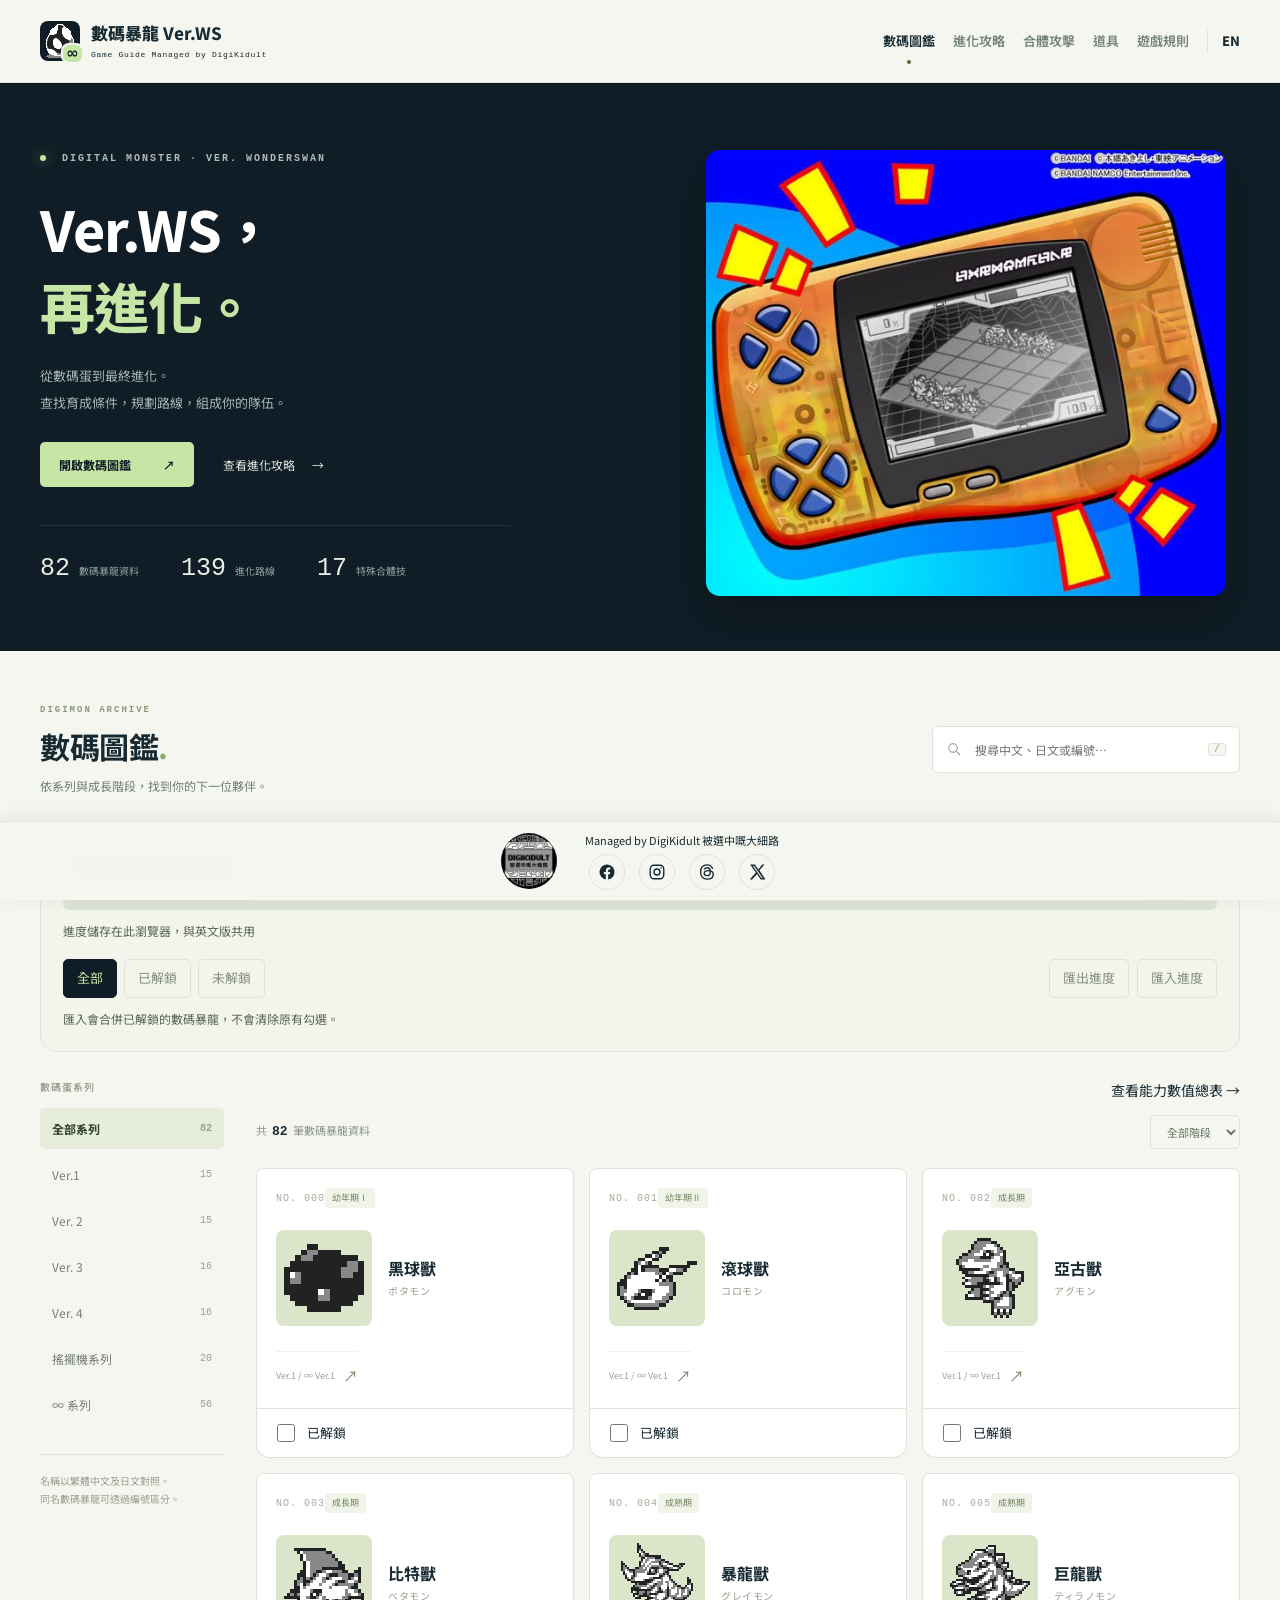
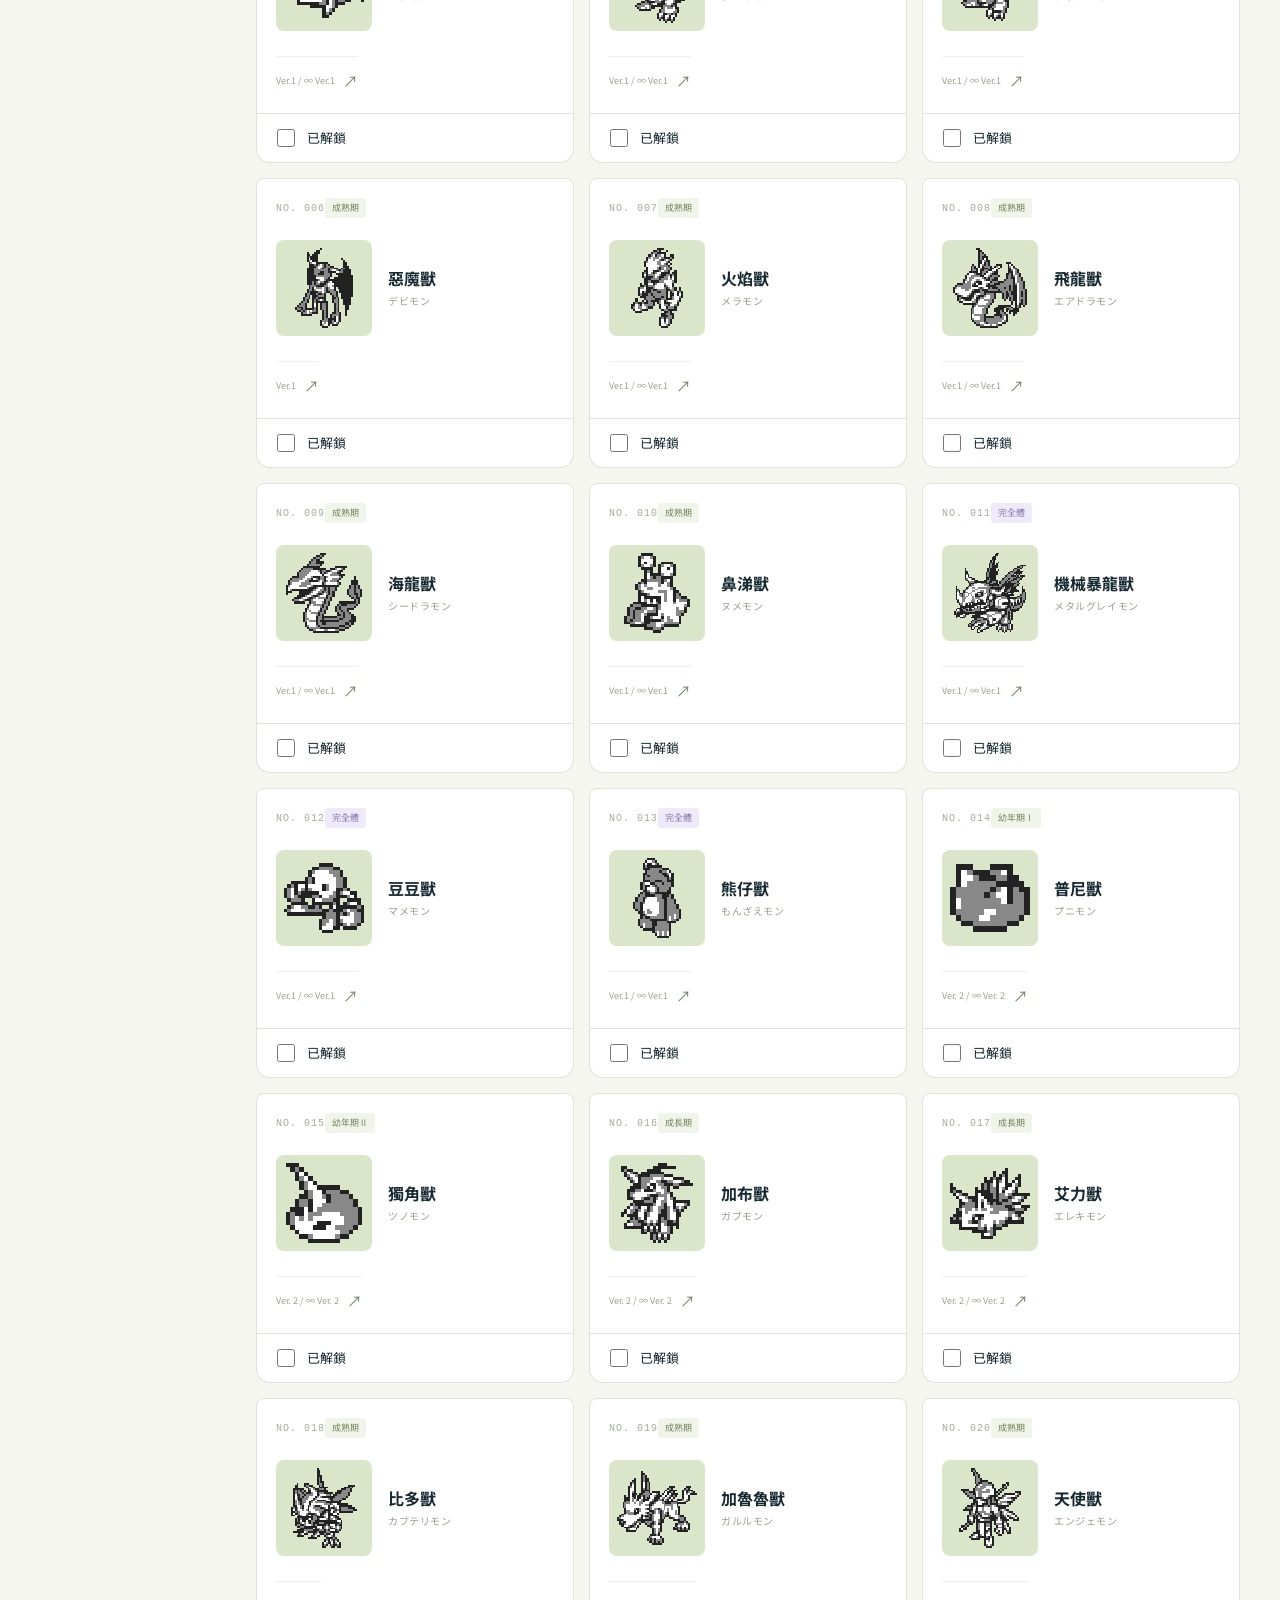
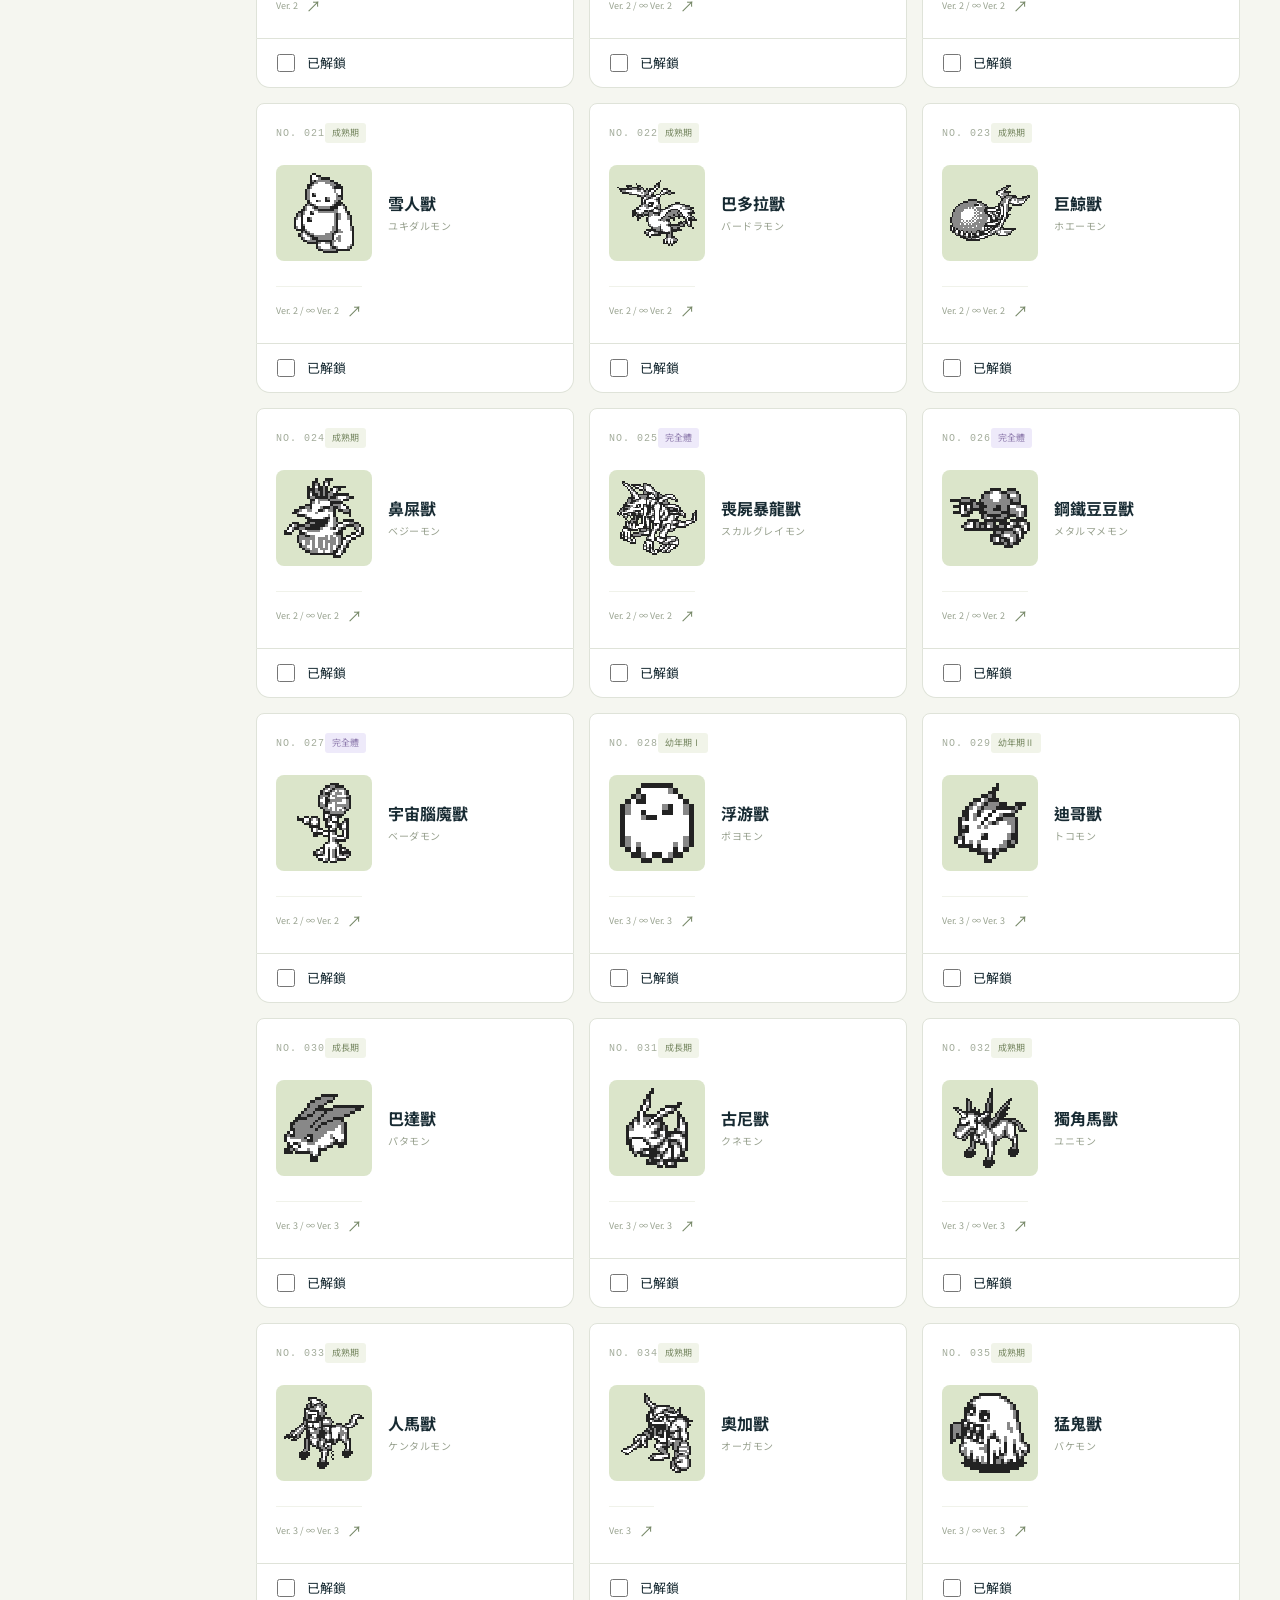
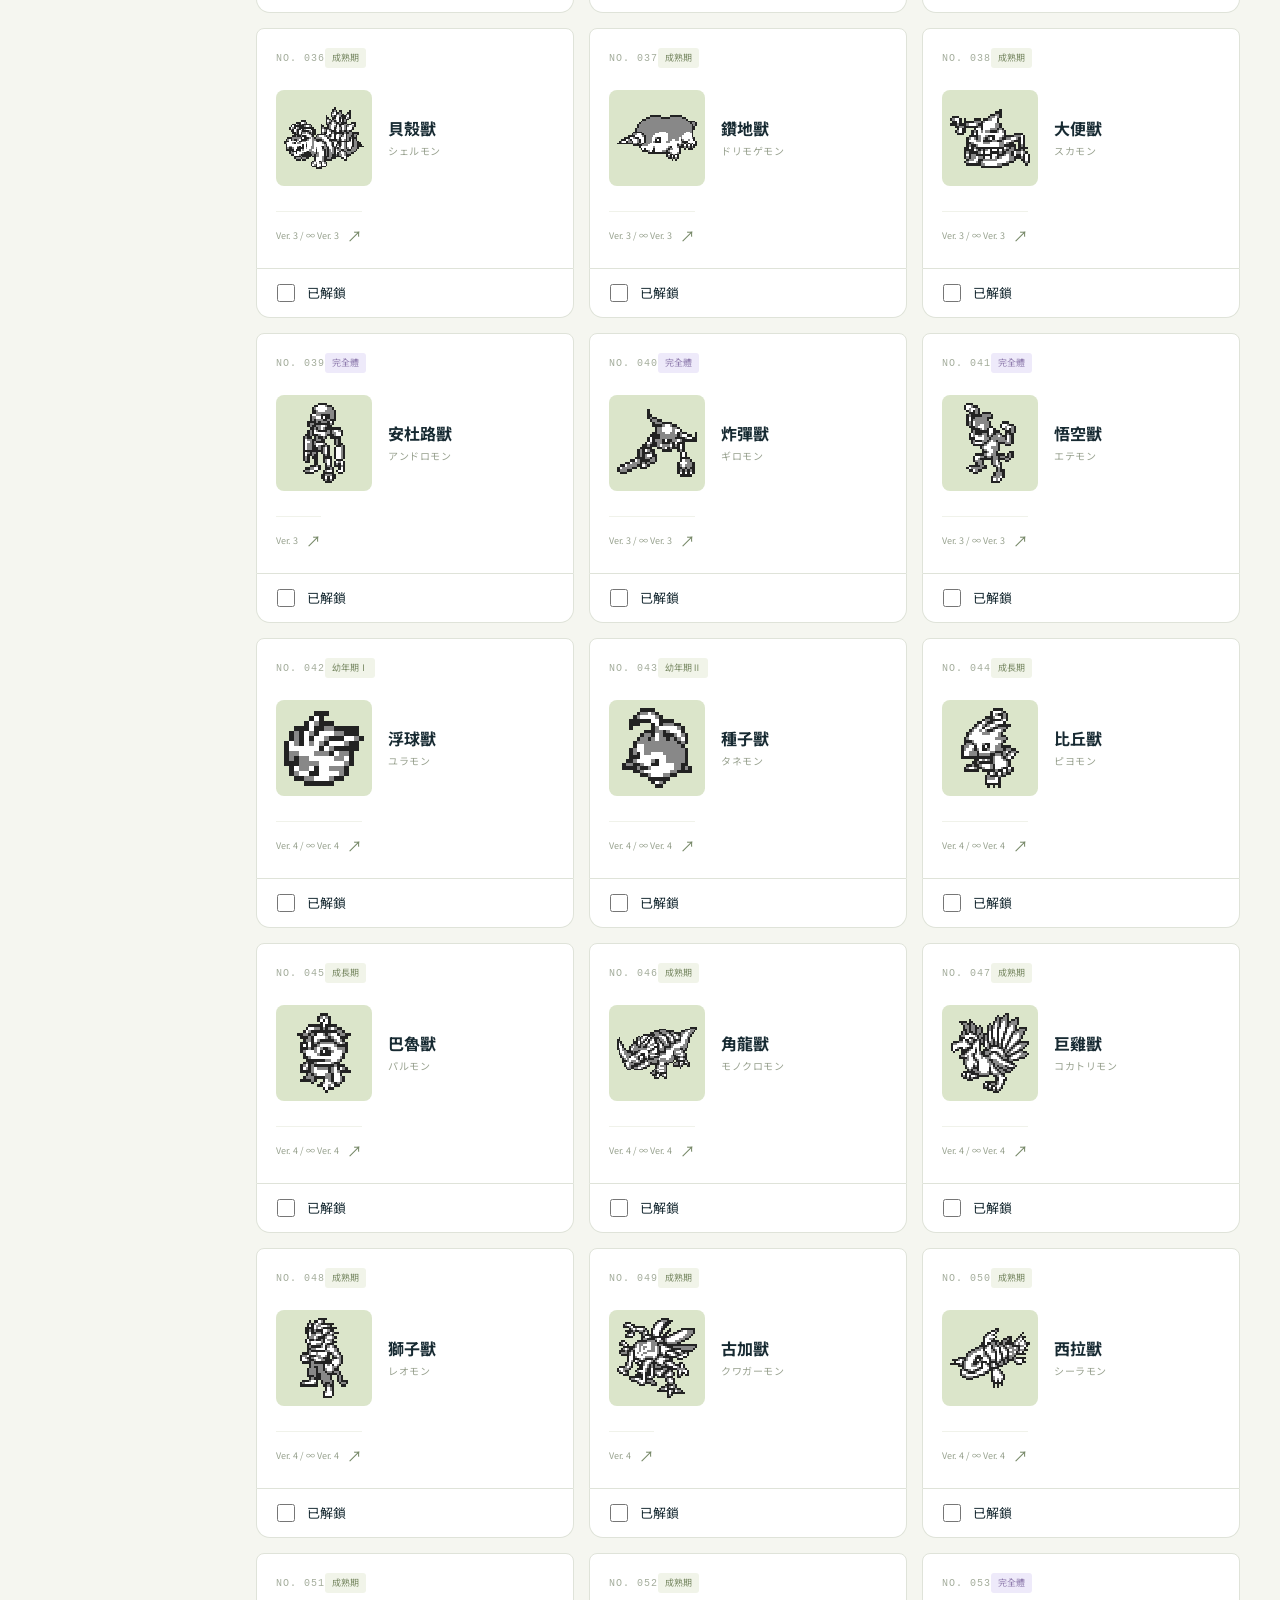
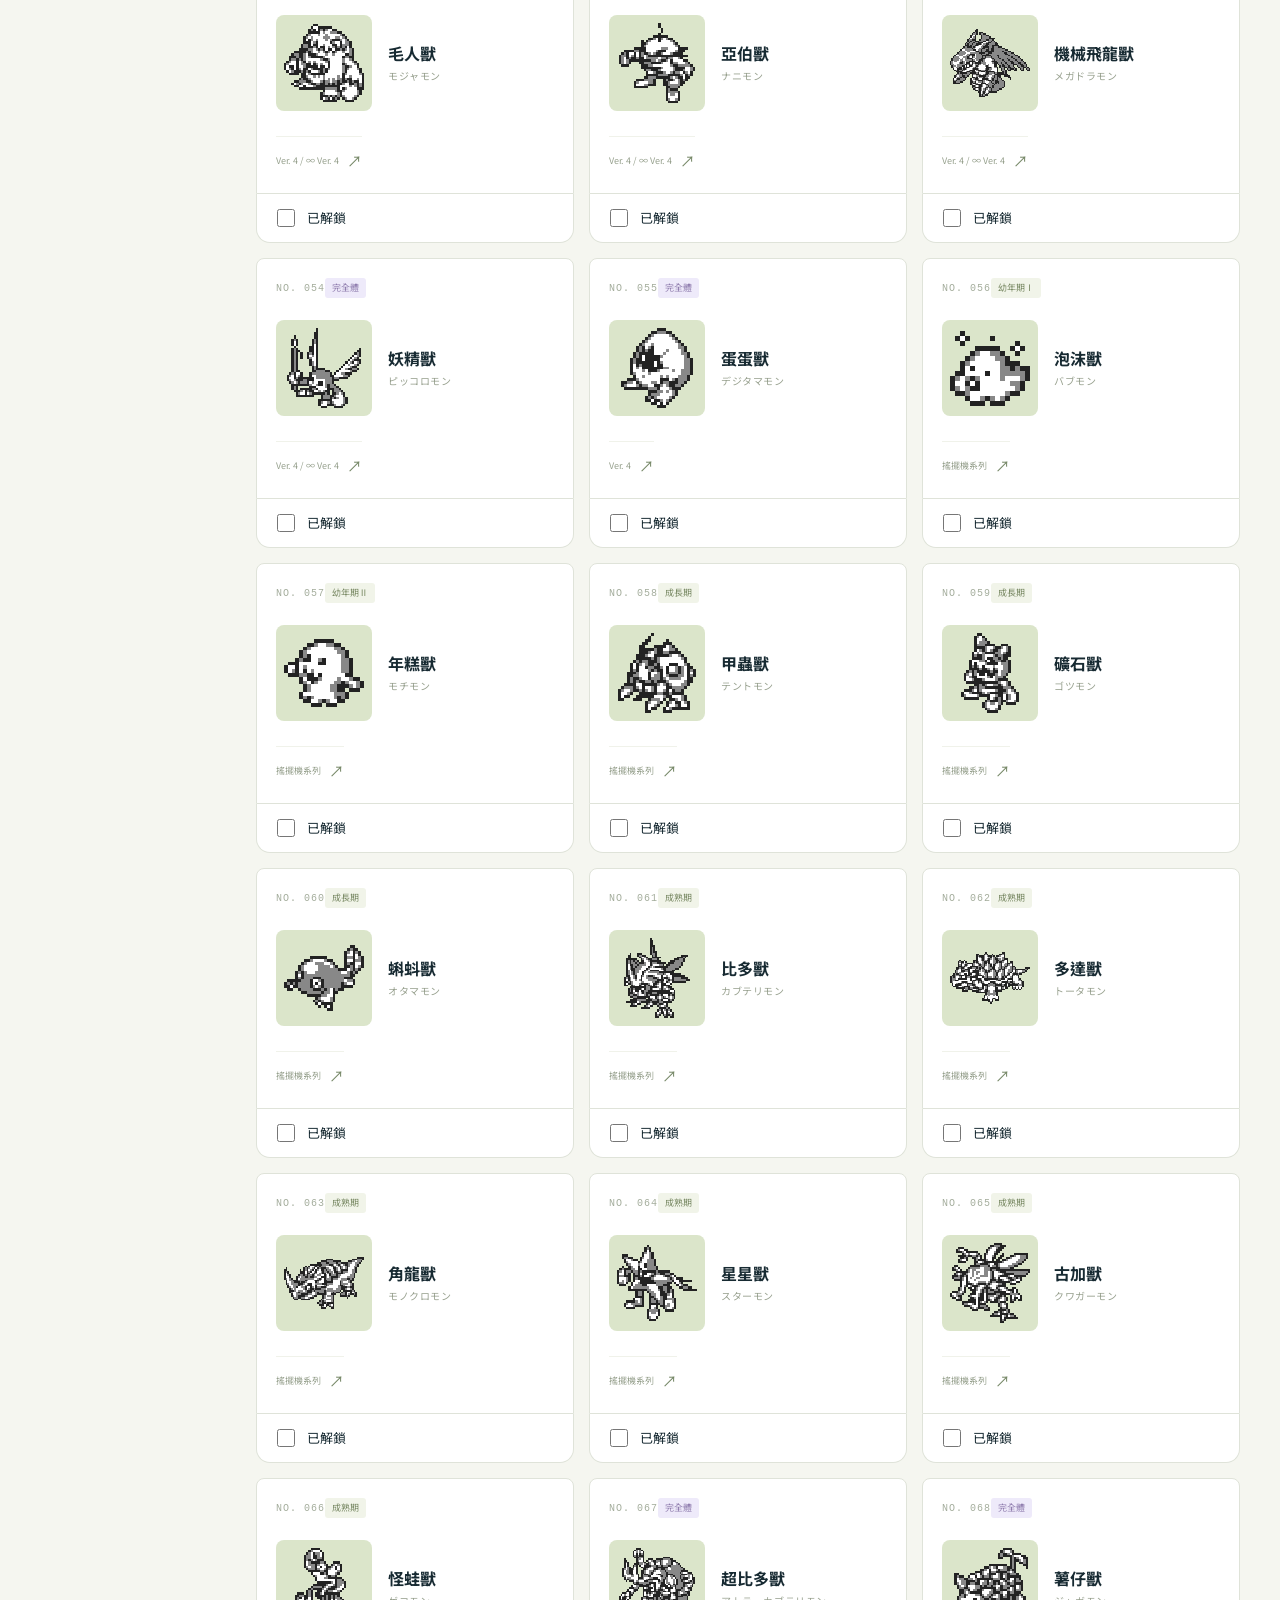
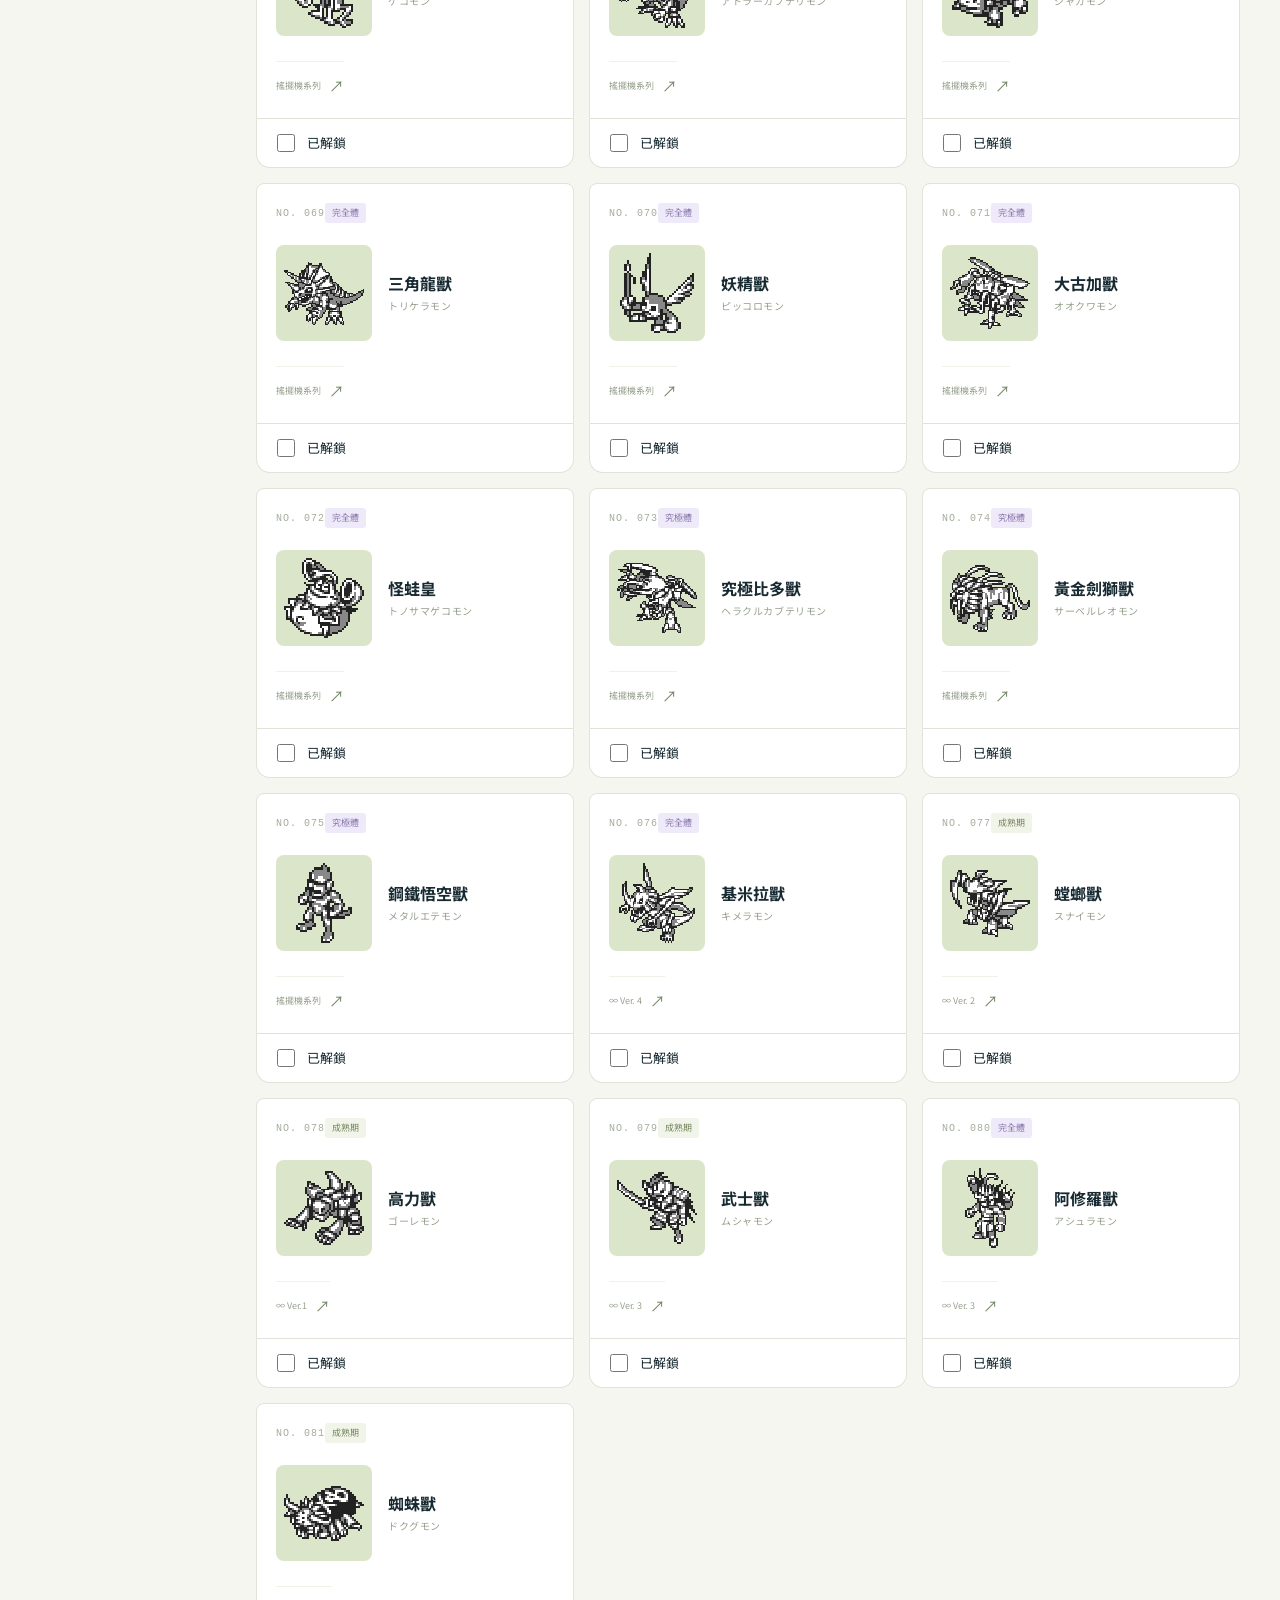
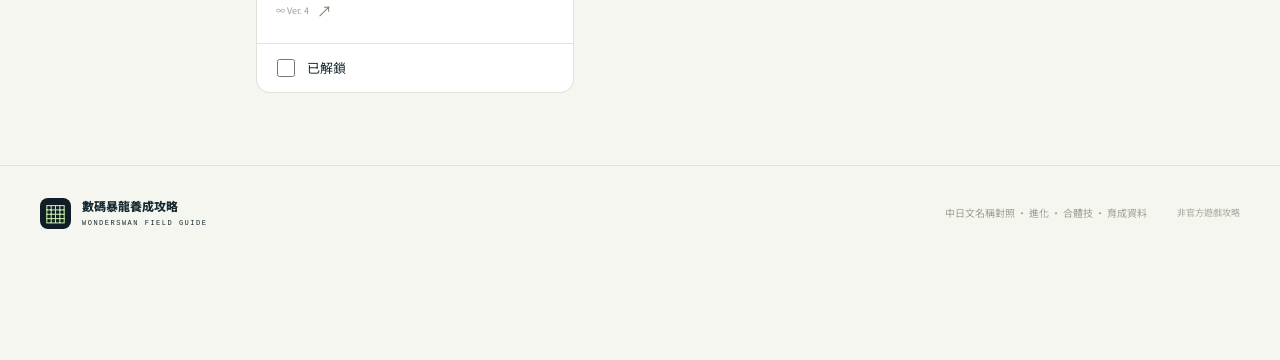
<file: index.html>
<!doctype html>
<html lang="zh-Hant">
<head>
 <meta charset="UTF-8"><meta name="viewport" content="width=device-width, initial-scale=1">
 <meta name="theme-color" content="#101d26"><meta name="description" content="WonderSwan 數碼暴龍繁體中文攻略。82筆中日文圖鑑、進化條件、特殊合體技、道具及遊戲規則。">
 <title>數碼暴龍養成攻略 · WonderSwan</title>
 <link rel="icon" href="./icon.svg" type="image/svg+xml"><link rel="stylesheet" href="./style.css">
 <script defer src="./data.js"></script><script defer src="./core.js"></script><script defer src="./collection.js"></script><script defer src="./app.js"></script>
<link rel="stylesheet" href="./bottom-bar.css?v=20261019-credit">
<script defer src="./language-switch.js"></script>
<link rel="alternate" hreflang="en" href="./index_en.html"><link rel="alternate" hreflang="zh-Hant" href="./index.html">
</head>
<body>
 <a class="skip" href="#main">跳至攻略內容</a>
 <header class="site-header"><div class="header-inner">
  <a class="brand" href="#/digimon" aria-label="回到數碼暴龍圖鑑"><span class="brand-mark egg-brand-mark"><img src="./infinity-egg.png" alt="タマゴ∞" width="40" height="40"><span class="infinity-badge" aria-hidden="true">∞</span></span><span>數碼暴龍 Ver.WS<span class="brand-sub">Game Guide Managed by DigiKidult</span></span></a>
  <nav aria-label="主要導覽"><a href="#/digimon" data-nav="digimon">數碼圖鑑</a><a href="#/evolutions" data-nav="evolutions">進化攻略</a><a href="#/team" data-nav="team">合體攻擊</a><a href="#/items" data-nav="items">道具</a><a href="#/rules" data-nav="rules">遊戲規則</a><a id="language-switch" class="language-switch" href="./index_en.html" lang="en" aria-label="Switch to English">EN</a></nav>

 </div></header>
 <section class="hero" id="hero"><div class="hero-inner">
  <div class="hero-copy"><p class="eyebrow"><span class="status-dot"></span> DIGITAL MONSTER · VER. WONDERSWAN</p><h1>Ver.WS，<br><span>再進化。</span></h1><p class="hero-description">從數碼蛋到最終進化。<br>查找育成條件，規劃路線，組成你的隊伍。</p><div class="hero-buttons"><a class="button primary" href="#catalog">開啟數碼圖鑑 <span aria-hidden="true">↗</span></a><a class="text-link" href="#/evolutions">查看進化攻略 <span aria-hidden="true">→</span></a></div>
   <div class="hero-stats"><div><b>82</b><span>數碼暴龍資料</span></div><div><b>139</b><span>進化路線</span></div><div><b>17</b><span>特殊合體技</span></div></div>
  </div>
  <div class="device-scene"><img class="hero-device-image" src="./wonderswan-device.png" alt="橙色 WonderSwan 遊戲機，畫面顯示數碼暴龍對戰" width="590" height="506"></div>
 </div></section>
 <main id="main" tabindex="-1"><section id="catalog" class="content-shell"><div class="section-heading"><div><p class="eyebrow" id="section-kicker">DIGIMON ARCHIVE</p><h2 id="section-title">數碼圖鑑<span class="heading-period">.</span></h2><p id="section-description">依系列與成長階段，找到你的下一位夥伴。</p></div><div class="search-wrap"><svg viewBox="0 0 24 24" aria-hidden="true"><circle cx="10" cy="10" r="6"/><path d="m15 15 5 5"/></svg><label class="sr-only" for="search">搜尋中日文名稱、編號或內容</label><input id="search" type="search" placeholder="搜尋中文、日文或編號…" autocomplete="off"><kbd>/</kbd></div></div>
 <div id="view"></div></section></main>
 <footer><div class="footer-inner"><div class="brand footer-brand"><span class="brand-mark" aria-hidden="true">▦</span><span>數碼暴龍養成攻略<span class="brand-sub">WONDERSWAN FIELD GUIDE</span></span></div><p>中日文名稱對照 · 進化 · 合體技 · 育成資料</p><span class="footer-small">非官方遊戲攻略</span></div></footer>
 <dialog id="detail" aria-labelledby="detail-title"><div id="detail-content"></div></dialog>
  <div class="bottom-social-banner" role="complementary" aria-label="關注 DigiKidult"><img class="digikidult-logo" src="./digikidult-logo.jpg" alt="DigiKidult 被選中嘅大細路" width="52" height="52"><div class="social-credit-group"><p class="social-credit">Managed by DigiKidult 被選中嘅大細路</p><div class="social-links" role="group" aria-label="DigiKidult 社交平台"><a href="https://www.facebook.com/digikidult" target="_blank" rel="noopener noreferrer" aria-label="DigiKidult 的 Facebook（在新分頁開啟）" title="Facebook · @digikidult"><svg viewBox="0 0 24 24" width="20" height="20" aria-hidden="true"><path fill="currentColor" d="M22 12a10 10 0 1 0-11.56 9.88v-6.99H7.9V12h2.54V9.8c0-2.5 1.49-3.89 3.77-3.89 1.09 0 2.23.2 2.23.2v2.45h-1.26c-1.24 0-1.63.77-1.63 1.56V12h2.78l-.44 2.89h-2.34v6.99A10 10 0 0 0 22 12Z"/></svg></a><a href="https://www.instagram.com/digikidult/" target="_blank" rel="noopener noreferrer" aria-label="DigiKidult 的 Instagram（在新分頁開啟）" title="Instagram · @digikidult"><svg viewBox="0 0 24 24" width="20" height="20" aria-hidden="true"><g fill="none" stroke="currentColor" stroke-width="1.8"><rect x="3" y="3" width="18" height="18" rx="5"/><circle cx="12" cy="12" r="4"/></g><circle cx="17.5" cy="6.5" r="1" fill="currentColor"/></svg></a><a href="https://www.threads.net/@digikidult" target="_blank" rel="noopener noreferrer" aria-label="DigiKidult 的 Threads（在新分頁開啟）" title="Threads · @digikidult"><svg viewBox="0 0 24 24" width="20" height="20" aria-hidden="true"><path fill="none" stroke="currentColor" stroke-width="1.8" stroke-linecap="round" stroke-linejoin="round" d="M19.3 7.2C18.1 3.9 15.9 2.5 12.4 2.5 6.3 2.5 3.5 6.1 3.5 12s3.1 9.5 8.7 9.5c5.1 0 8.1-2.7 8.1-6.3 0-3.1-2.8-5-6.8-5-3.3 0-5.2 1.5-5.2 3.6 0 1.9 1.6 3.1 3.7 3.1 3.2 0 4.4-2.3 4.4-5.7 0-3.1-1.4-4.9-4.2-4.9-1.7 0-3 .7-3.8 1.9"/></svg></a><a href="https://x.com/digikidult" target="_blank" rel="noopener noreferrer" aria-label="DigiKidult 的 X（在新分頁開啟）" title="X · @digikidult"><svg viewBox="0 0 24 24" width="20" height="20" aria-hidden="true"><path fill="currentColor" d="M18.9 2H22l-6.8 7.8L23.2 22h-6.3L12 14.6 5.5 22H2.3l8.2-9.4L2.8 2h6.5l4.5 6.6L18.9 2Zm-1.1 18h1.7L8.3 3.9H6.5L17.8 20Z"/></svg></a></div></div></div>
</body></html>
</file>
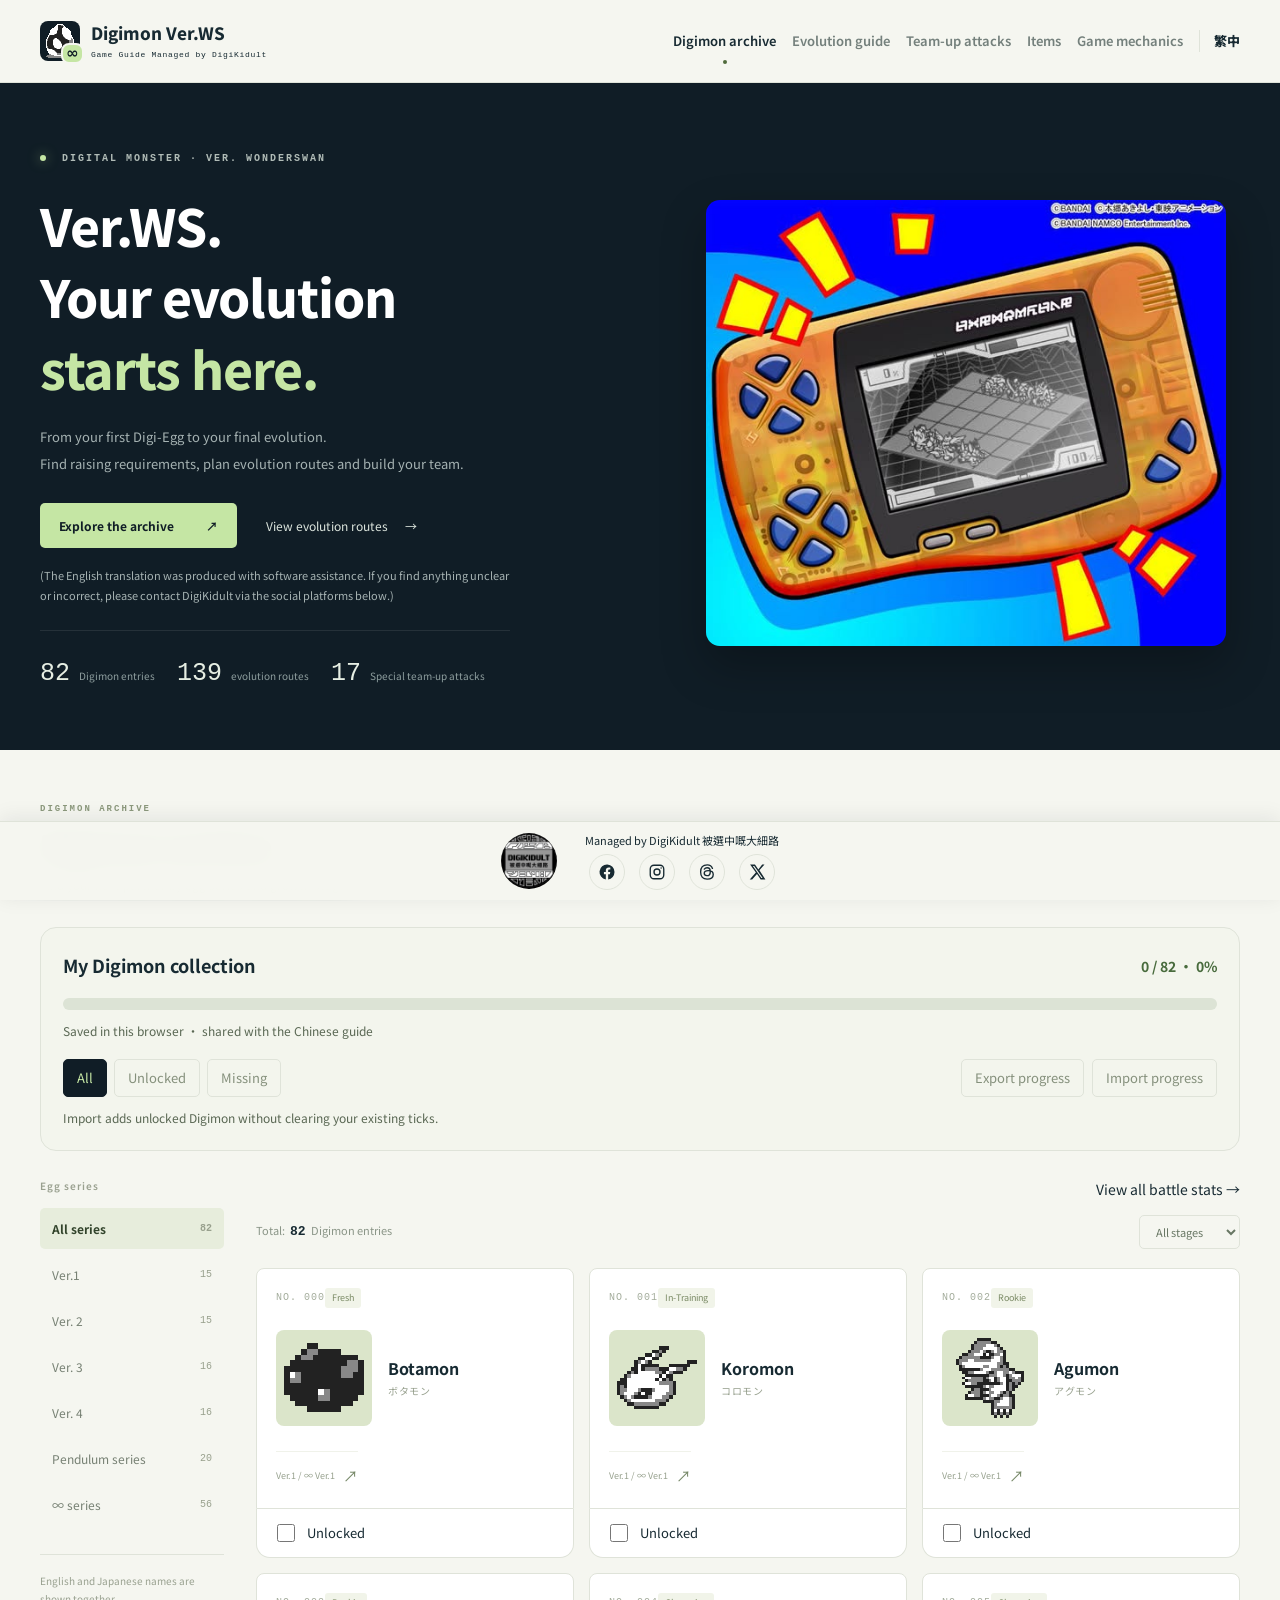
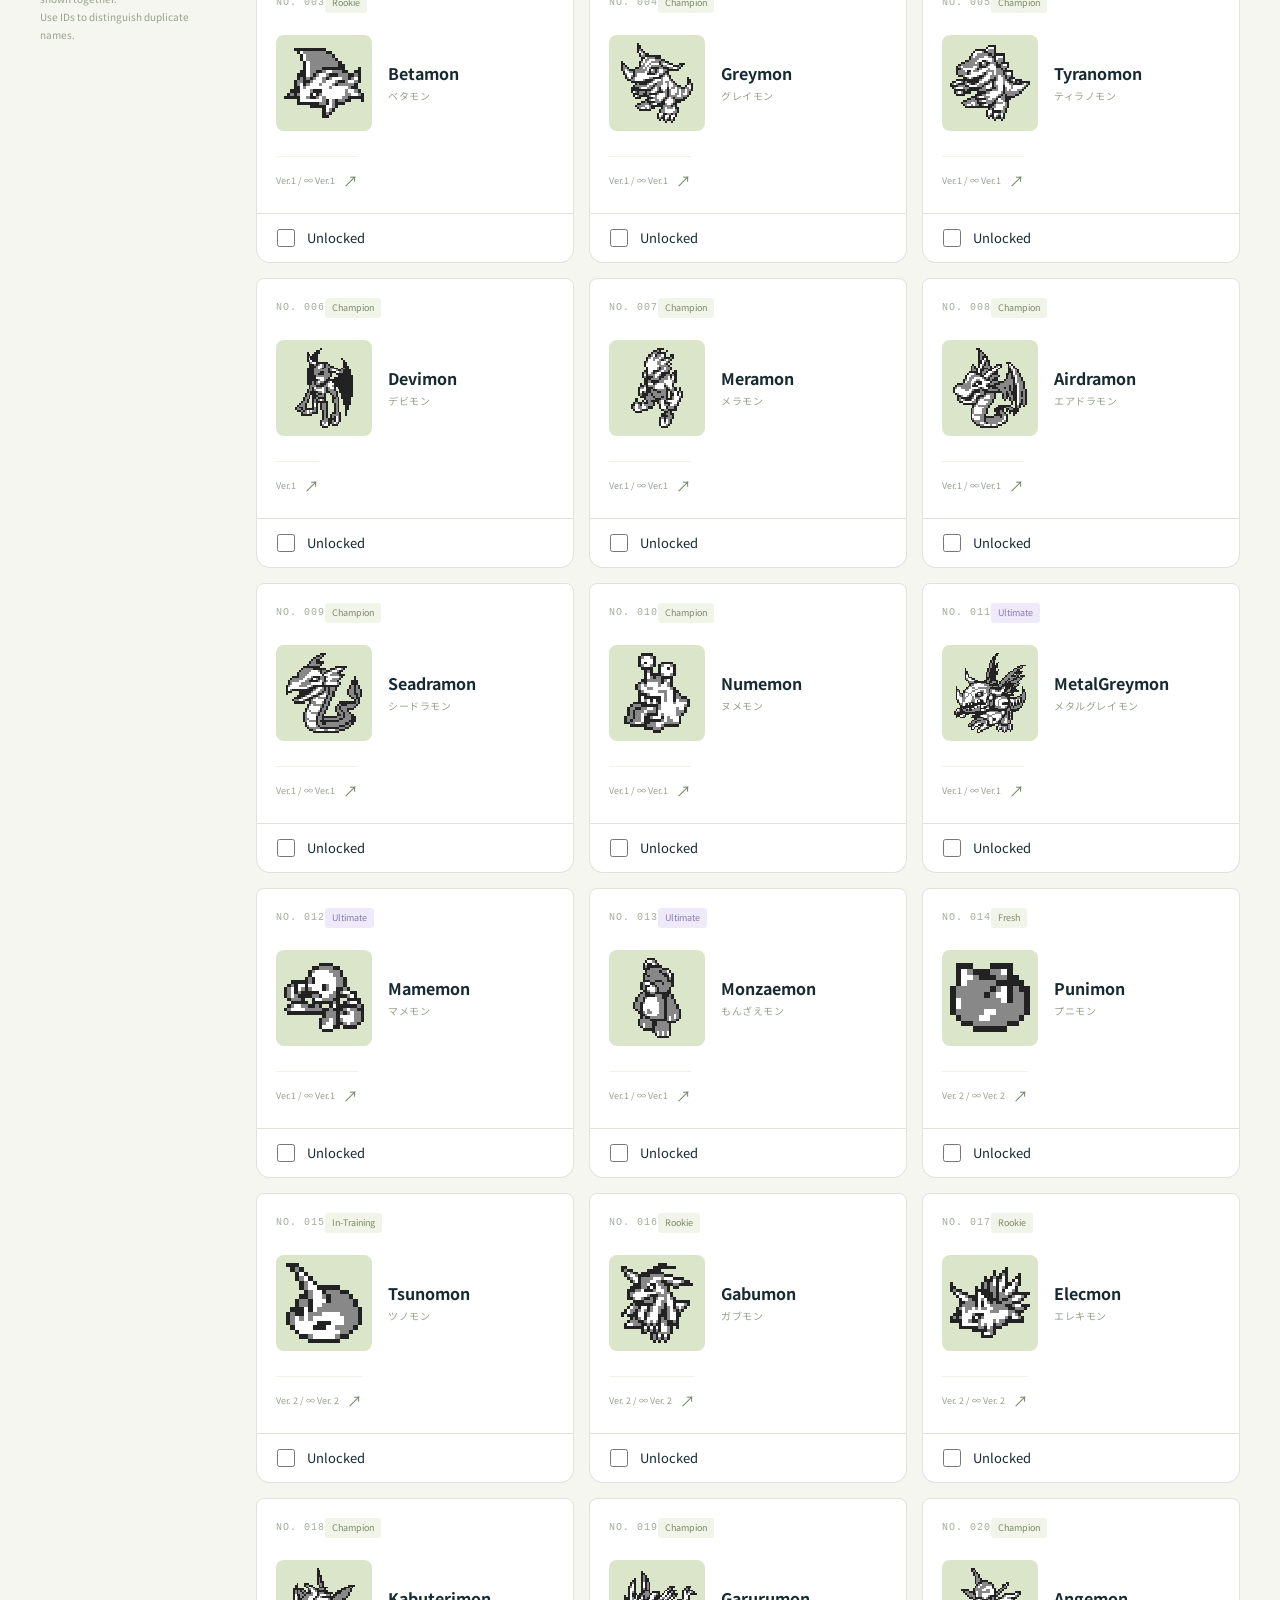
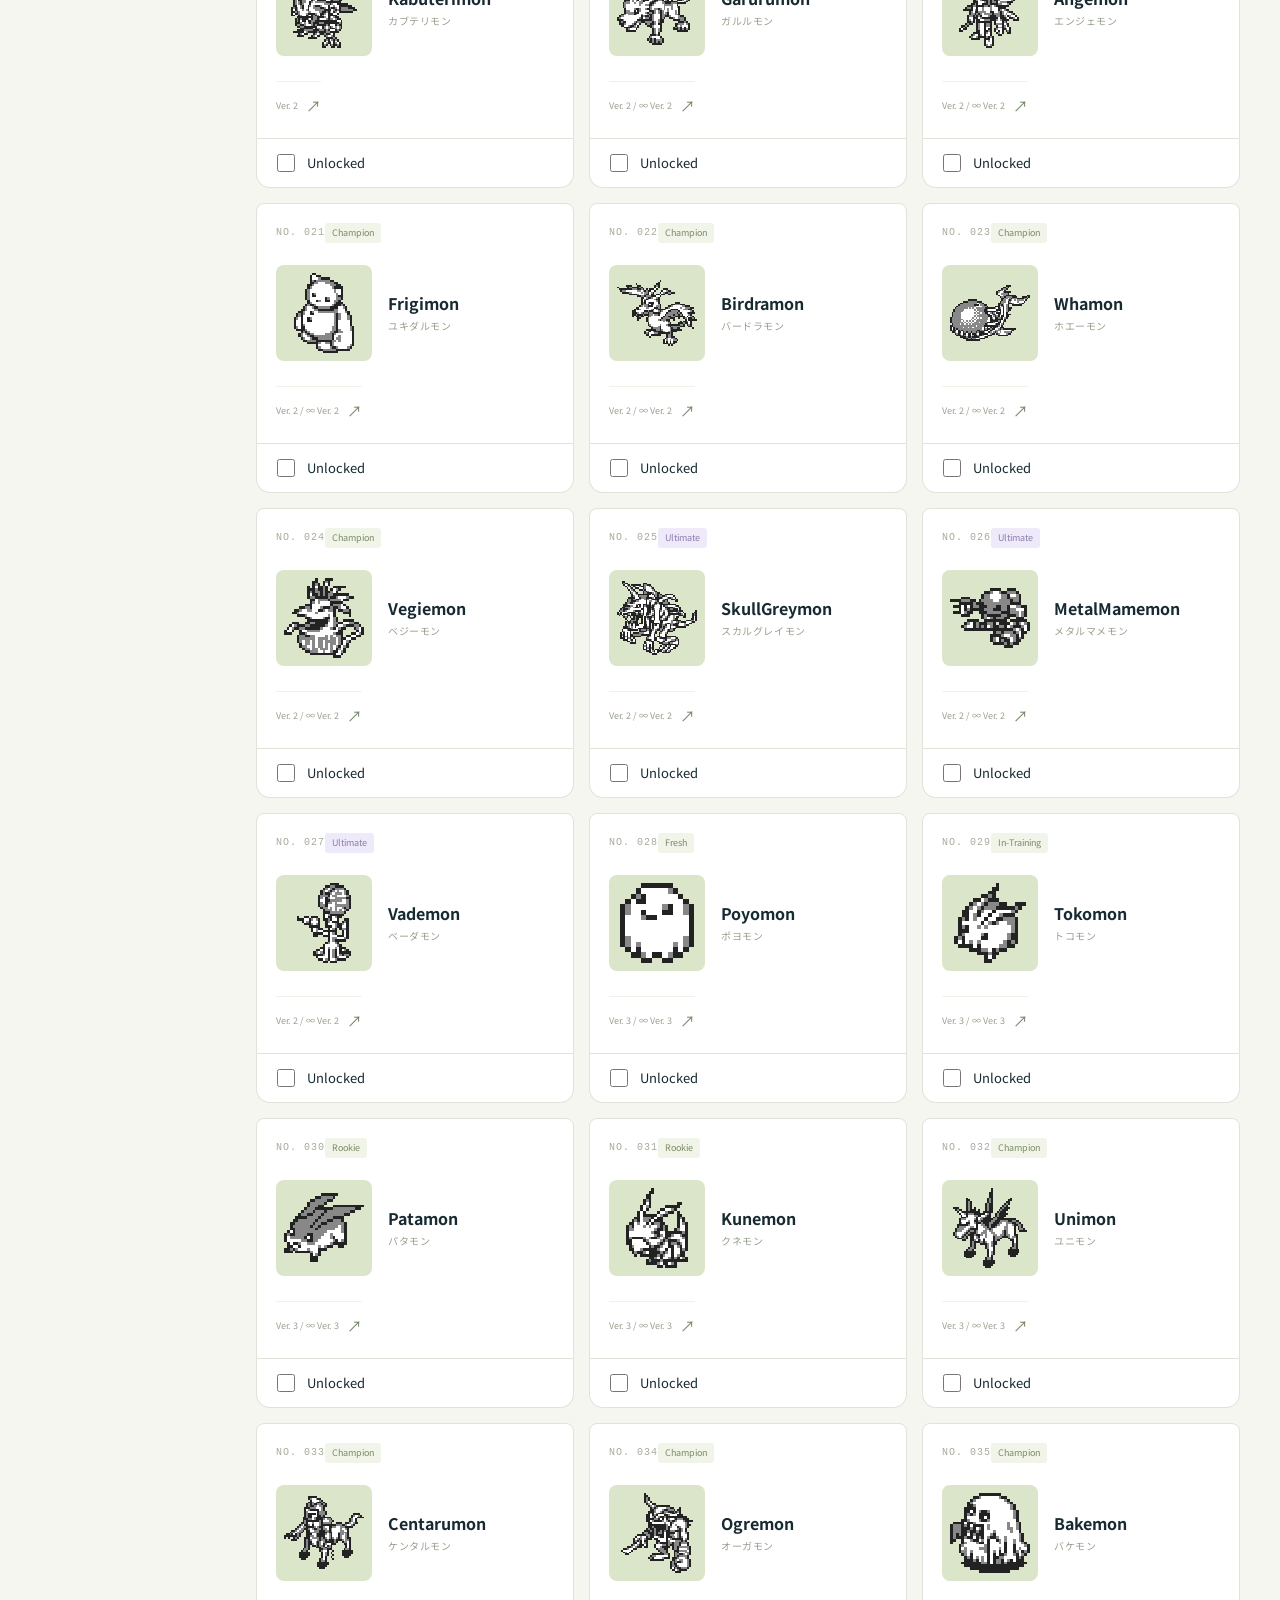
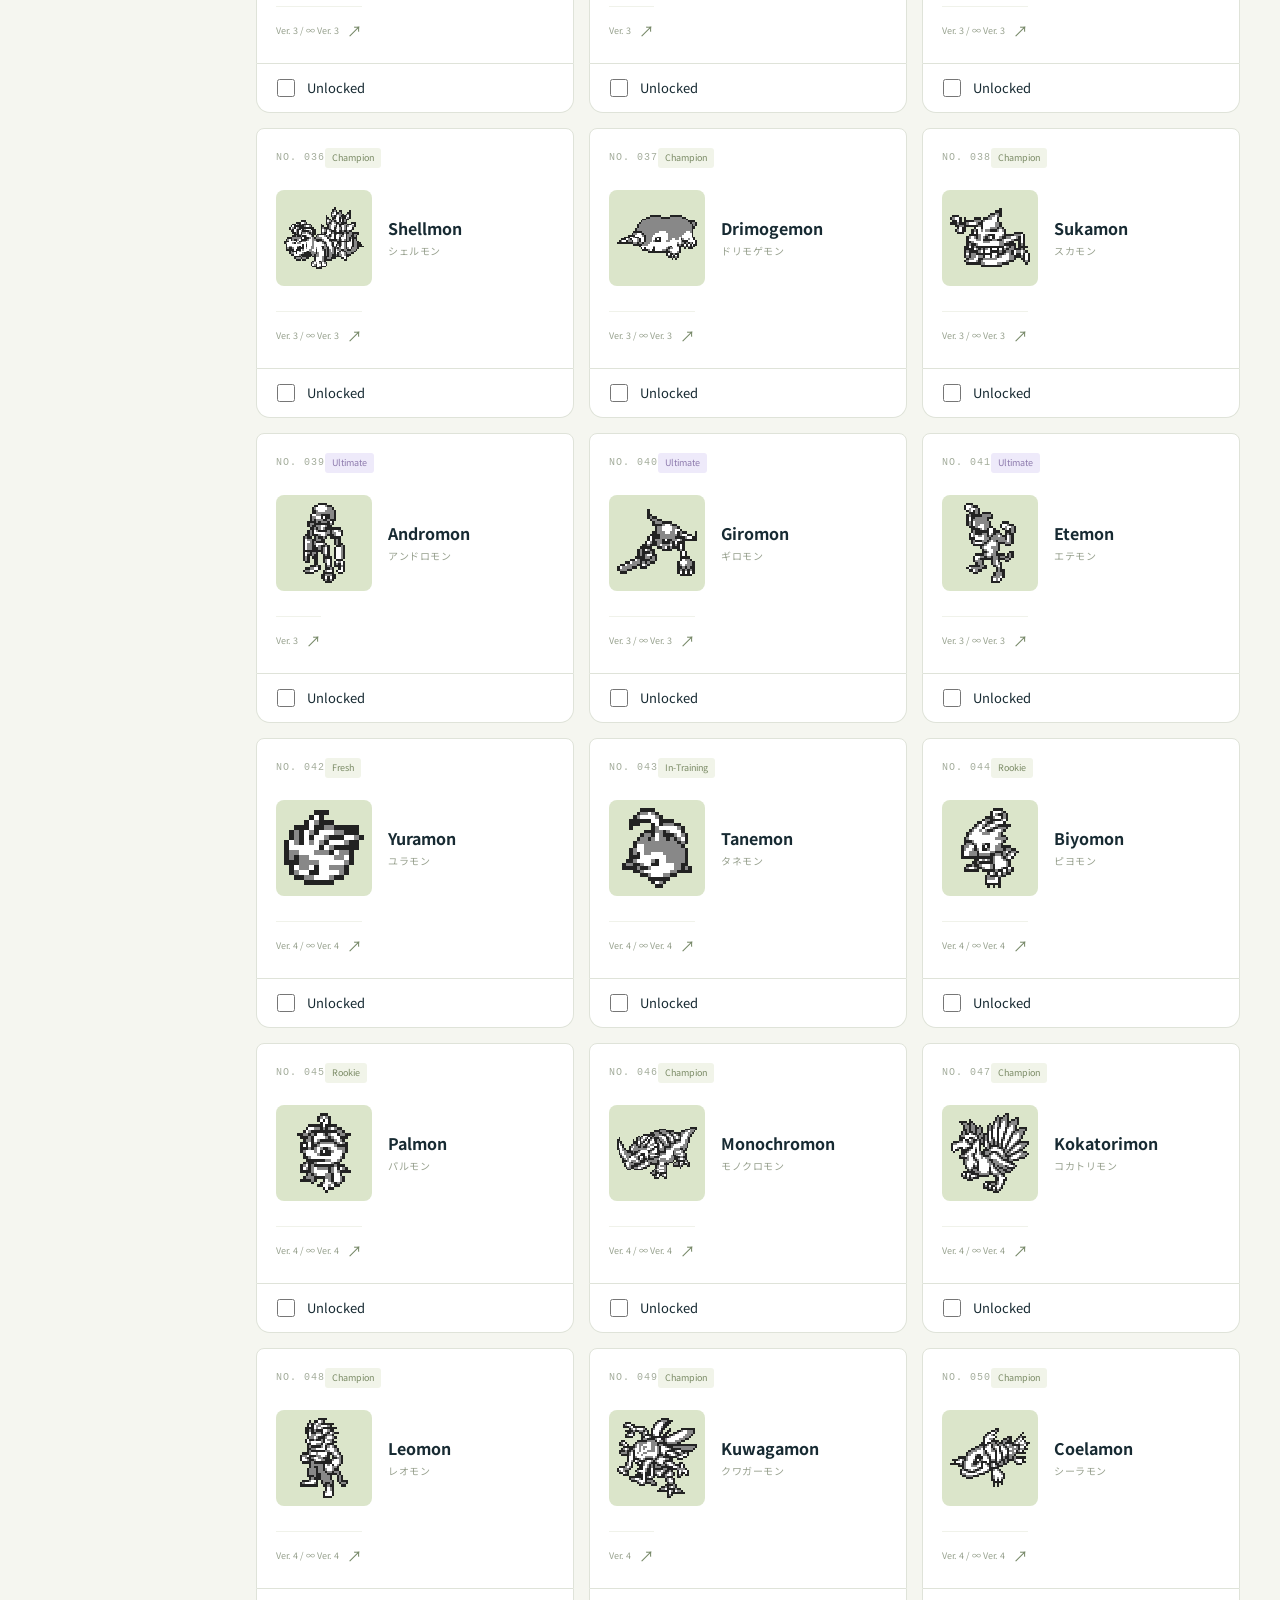
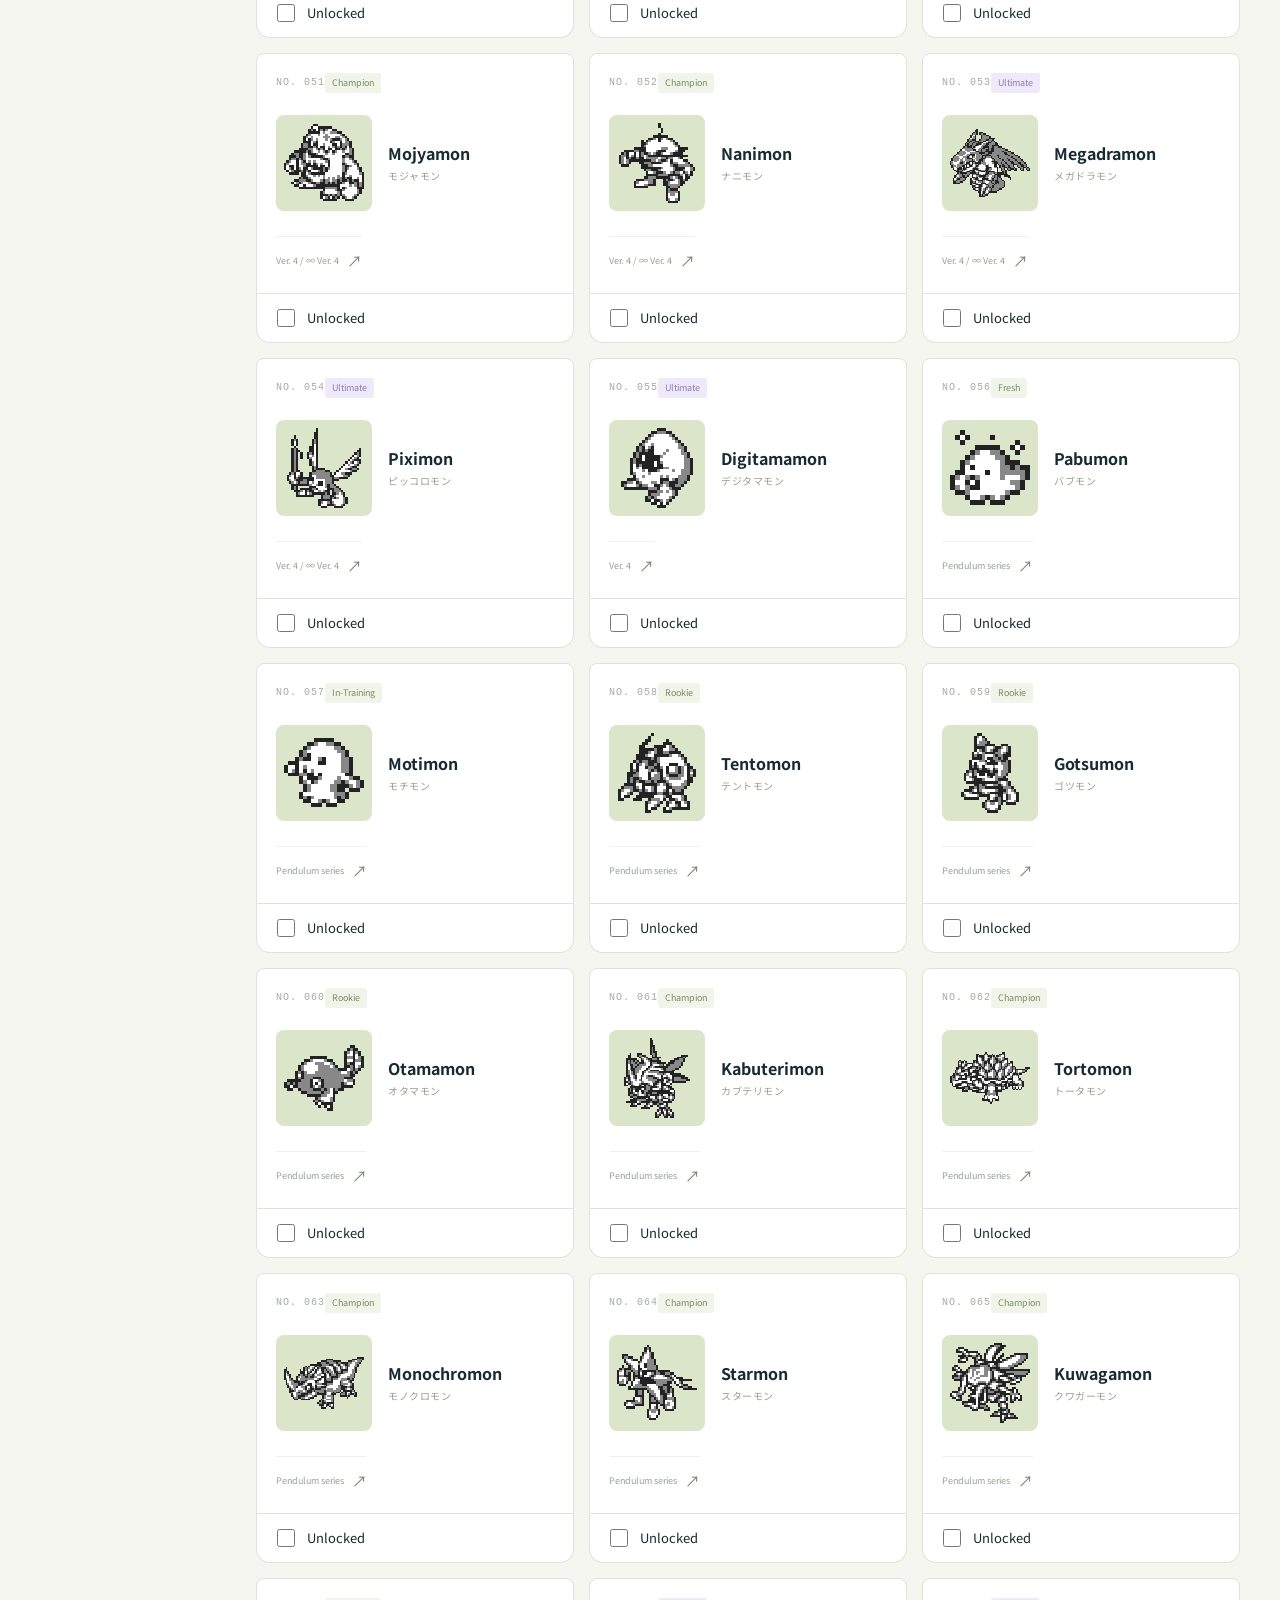
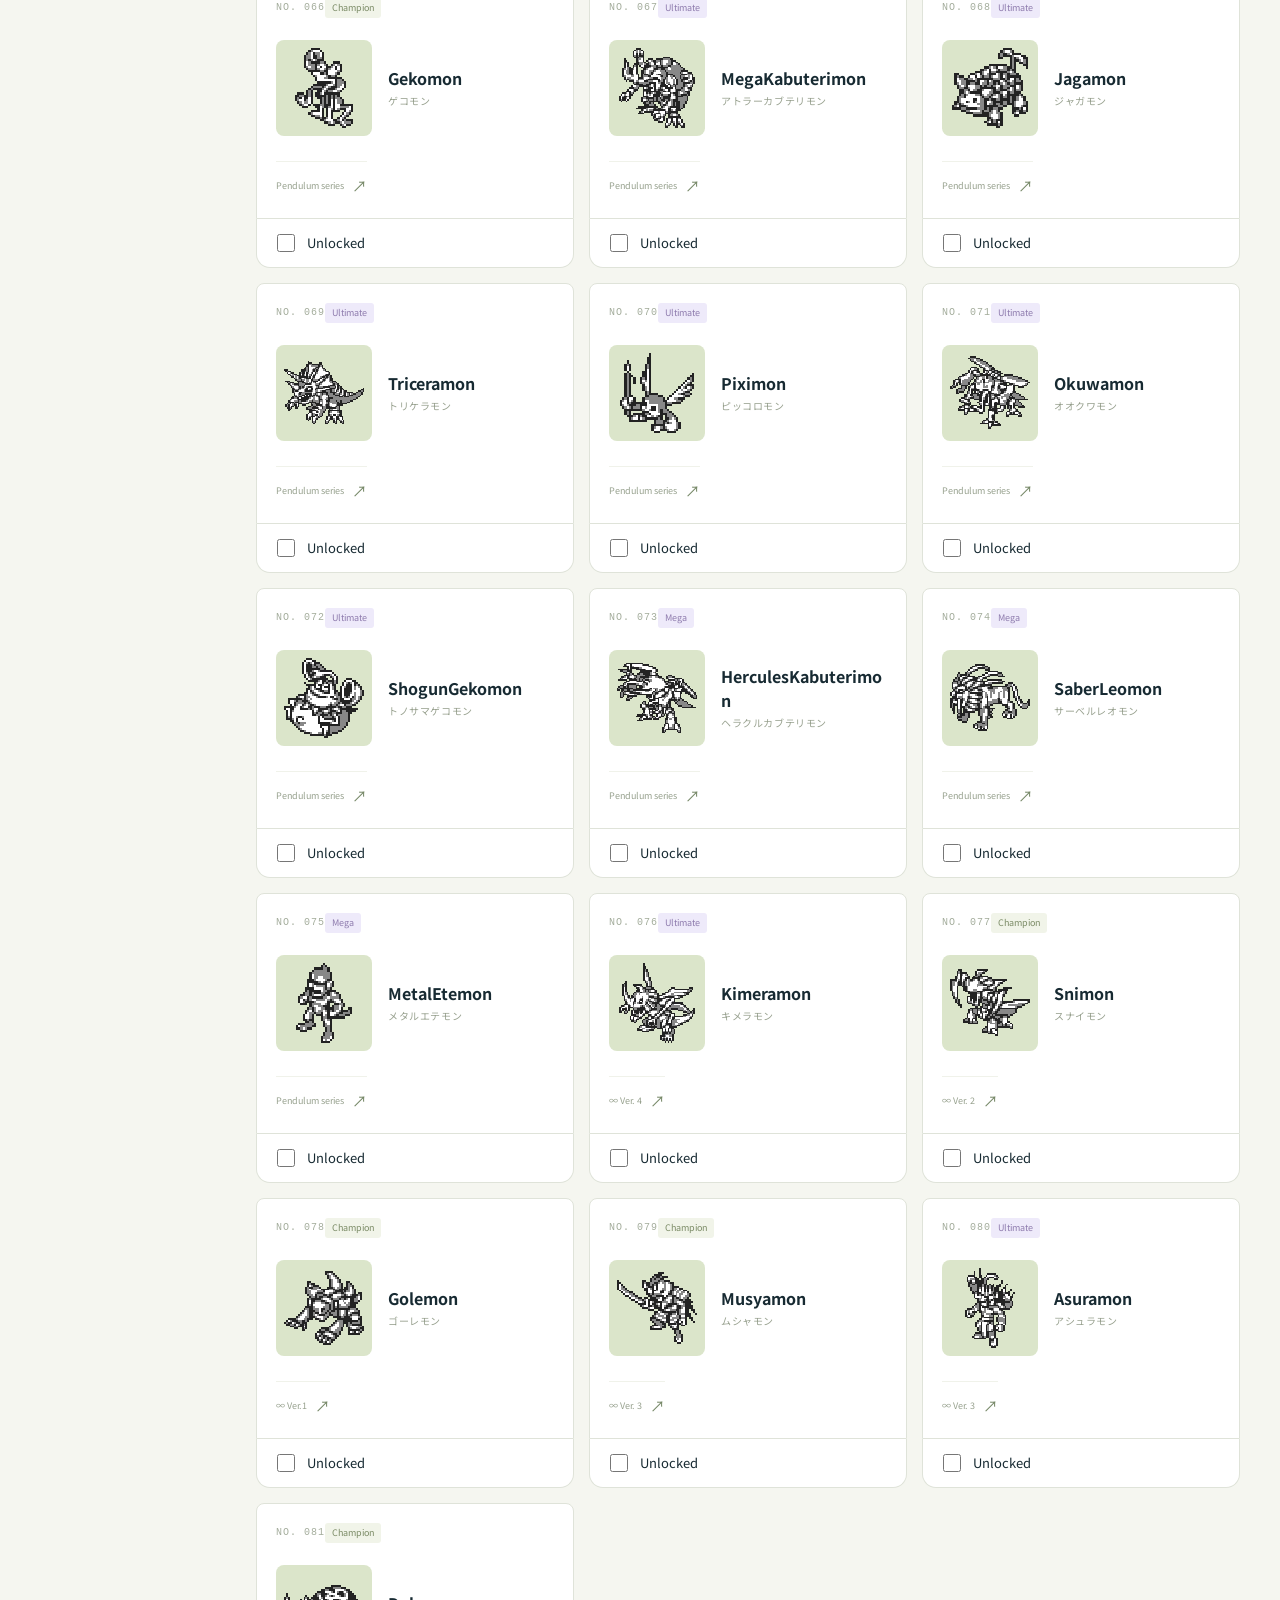
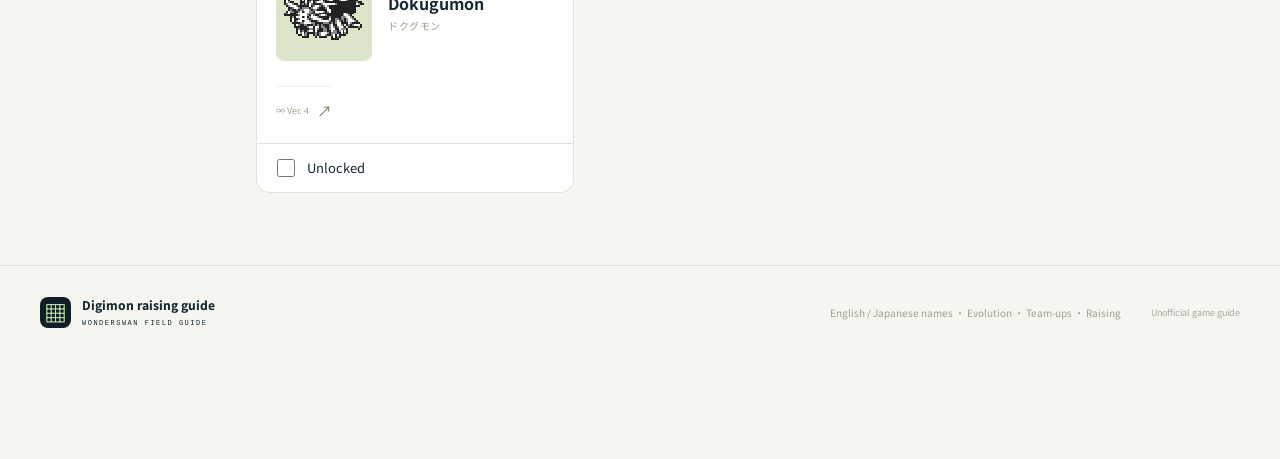
<file: index_en.html>
<!doctype html>
<html lang="en">
<head>
 <meta charset="UTF-8"><meta name="viewport" content="width=device-width, initial-scale=1">
 <meta name="theme-color" content="#101d26"><meta name="description" content="Digital Monster Ver.WS guide: 82 Digimon, evolution requirements, team-up attacks, items and game mechanics.">
 <title>Digital Monster Ver.WS Guide</title>
 <link rel="icon" href="./icon.svg" type="image/svg+xml"><link rel="stylesheet" href="./style.css">
 <script defer src="./data_en.js"></script><script defer src="./core_en.js"></script><script defer src="./collection.js"></script><script defer src="./app_en.js"></script>
<link rel="stylesheet" href="./bottom-bar.css?v=20261019-credit">
<script defer src="./language-switch.js"></script>
<link rel="alternate" hreflang="en" href="./index_en.html"><link rel="alternate" hreflang="zh-Hant" href="./index.html">
<link rel="stylesheet" href="./translation-notice.css">
</head>
<body>
 <a class="skip" href="#main">Skip to guide content</a>
 <header class="site-header"><div class="header-inner">
  <a class="brand" href="#/digimon" aria-label="Back to the Digimon archive"><span class="brand-mark egg-brand-mark"><img src="./infinity-egg.png" alt="タマゴ∞" width="40" height="40"><span class="infinity-badge" aria-hidden="true">∞</span></span><span>Digimon Ver.WS<span class="brand-sub">Game Guide Managed by DigiKidult</span></span></a>
  <nav aria-label="Main navigation"><a href="#/digimon" data-nav="digimon">Digimon archive</a><a href="#/evolutions" data-nav="evolutions">Evolution guide</a><a href="#/team" data-nav="team">Team-up attacks</a><a href="#/items" data-nav="items">Items</a><a href="#/rules" data-nav="rules">Game mechanics</a><a id="language-switch" class="language-switch" href="./index.html" lang="zh-Hant" aria-label="切換至繁體中文">繁中</a></nav>

 </div></header>
 <section class="hero" id="hero"><div class="hero-inner">
  <div class="hero-copy"><p class="eyebrow"><span class="status-dot"></span> DIGITAL MONSTER · VER. WONDERSWAN</p><h1>Ver.WS.<br>Your evolution<br><span>starts here.</span></h1><p class="hero-description">From your first Digi-Egg to your final evolution.<br>Find raising requirements, plan evolution routes and build your team.</p><div class="hero-buttons"><a class="button primary" href="#catalog">Explore the archive <span aria-hidden="true">↗</span></a><a class="text-link" href="#/evolutions">View evolution routes <span aria-hidden="true">→</span></a></div>
   <p class="translation-notice">(The English translation was produced with software assistance. If you find anything unclear or incorrect, please contact DigiKidult via the social platforms below.)</p>
   <div class="hero-stats"><div><b>82</b><span>Digimon entries</span></div><div><b>139</b><span>evolution routes</span></div><div><b>17</b><span>Special team-up attacks</span></div></div>
  </div>
  <div class="device-scene"><img class="hero-device-image" src="./wonderswan-device.png" alt="Orange WonderSwan showing a Digimon battle" width="590" height="506"></div>
 </div></section>
 <main id="main" tabindex="-1"><section id="catalog" class="content-shell"><div class="section-heading"><div><p class="eyebrow" id="section-kicker">DIGIMON ARCHIVE</p><h2 id="section-title">Digimon archive<span class="heading-period">.</span></h2><p id="section-description">Find your next partner by egg series and growth stage.</p></div><div class="search-wrap"><svg viewBox="0 0 24 24" aria-hidden="true"><circle cx="10" cy="10" r="6"/><path d="m15 15 5 5"/></svg><label class="sr-only" for="search">Search English or Japanese names, IDs or content</label><input id="search" type="search" placeholder="Search English, Japanese or ID…" autocomplete="off"><kbd>/</kbd></div></div>
 <div id="view"></div></section></main>
 <footer><div class="footer-inner"><div class="brand footer-brand"><span class="brand-mark" aria-hidden="true">▦</span><span>Digimon raising guide<span class="brand-sub">WONDERSWAN FIELD GUIDE</span></span></div><p>English / Japanese names · Evolution · Team-ups · Raising</p><span class="footer-small">Unofficial game guide</span></div></footer>
 <dialog id="detail" aria-labelledby="detail-title"><div id="detail-content"></div></dialog>
  <div id="digikidult-contact" class="bottom-social-banner" role="complementary" aria-label="Follow DigiKidult"><img class="digikidult-logo" src="./digikidult-logo.jpg" alt="DigiKidult logo" width="52" height="52"><div class="social-credit-group"><p class="social-credit">Managed by DigiKidult 被選中嘅大細路</p><div class="social-links" role="group" aria-label="DigiKidult social links"><a href="https://www.facebook.com/digikidult" target="_blank" rel="noopener noreferrer" aria-label="DigiKidult on Facebook (opens in a new tab)" title="Facebook · @digikidult"><svg viewBox="0 0 24 24" width="20" height="20" aria-hidden="true"><path fill="currentColor" d="M22 12a10 10 0 1 0-11.56 9.88v-6.99H7.9V12h2.54V9.8c0-2.5 1.49-3.89 3.77-3.89 1.09 0 2.23.2 2.23.2v2.45h-1.26c-1.24 0-1.63.77-1.63 1.56V12h2.78l-.44 2.89h-2.34v6.99A10 10 0 0 0 22 12Z"/></svg></a><a href="https://www.instagram.com/digikidult/" target="_blank" rel="noopener noreferrer" aria-label="DigiKidult on Instagram (opens in a new tab)" title="Instagram · @digikidult"><svg viewBox="0 0 24 24" width="20" height="20" aria-hidden="true"><g fill="none" stroke="currentColor" stroke-width="1.8"><rect x="3" y="3" width="18" height="18" rx="5"/><circle cx="12" cy="12" r="4"/></g><circle cx="17.5" cy="6.5" r="1" fill="currentColor"/></svg></a><a href="https://www.threads.net/@digikidult" target="_blank" rel="noopener noreferrer" aria-label="DigiKidult on Threads (opens in a new tab)" title="Threads · @digikidult"><svg viewBox="0 0 24 24" width="20" height="20" aria-hidden="true"><path fill="none" stroke="currentColor" stroke-width="1.8" stroke-linecap="round" stroke-linejoin="round" d="M19.3 7.2C18.1 3.9 15.9 2.5 12.4 2.5 6.3 2.5 3.5 6.1 3.5 12s3.1 9.5 8.7 9.5c5.1 0 8.1-2.7 8.1-6.3 0-3.1-2.8-5-6.8-5-3.3 0-5.2 1.5-5.2 3.6 0 1.9 1.6 3.1 3.7 3.1 3.2 0 4.4-2.3 4.4-5.7 0-3.1-1.4-4.9-4.2-4.9-1.7 0-3 .7-3.8 1.9"/></svg></a><a href="https://x.com/digikidult" target="_blank" rel="noopener noreferrer" aria-label="DigiKidult on X (opens in a new tab)" title="X · @digikidult"><svg viewBox="0 0 24 24" width="20" height="20" aria-hidden="true"><path fill="currentColor" d="M18.9 2H22l-6.8 7.8L23.2 22h-6.3L12 14.6 5.5 22H2.3l8.2-9.4L2.8 2h6.5l4.5 6.6L18.9 2Zm-1.1 18h1.7L8.3 3.9H6.5L17.8 20Z"/></svg></a></div></div></div>
</body></html>
</file>
<file: style.css>
@import url('https://fonts.googleapis.com/css2?family=Noto+Sans+TC:wght@400;500;600;700;800;900&display=swap');
:root{--ink:#172a32;--muted:#708078;--paper:#f5f6f0;--line:#dfe3d9;--accent:#c5e6a4;--dark:#101d26;--green:#506b3b;--font:'Noto Sans TC',system-ui,-apple-system,sans-serif}*{box-sizing:border-box}html{scroll-behavior:smooth;scroll-padding-top:100px}body{margin:0;background:var(--paper);color:var(--ink);font-family:var(--font);font-size:14px;line-height:1.75}a{color:inherit;text-decoration:none}button,input,select{font:inherit}button,a,input,select,summary{ -webkit-tap-highlight-color:transparent}button{cursor:pointer}button:focus-visible,a:focus-visible,summary:focus-visible{outline:3px solid #83a758;outline-offset:5px}input:focus,select:focus{outline:2px solid #83a758;outline-offset:2px}button:disabled{opacity:.4;cursor:default}.sr-only{position:absolute;width:1px;height:1px;padding:0;overflow:hidden;clip:rect(0,0,0,0);white-space:nowrap;border:0}.skip{position:fixed;top:-100px;z-index:100;background:var(--accent);padding:12px}.skip:focus{top:10px}.site-header{position:sticky;top:0;z-index:20;background:rgba(245,246,240,.97);border-bottom:1px solid var(--line);backdrop-filter:blur(16px)}.header-inner{max-width:1280px;margin:auto;padding:21px 40px;display:flex;align-items:center;gap:40px}.brand{display:flex;align-items:center;gap:11px;font-weight:800;line-height:1.35;font-size:18px;white-space:nowrap}.brand-mark{display:grid;place-items:center;background:var(--dark);color:var(--accent);font-size:30px;width:40px;height:40px;border-radius:8px;line-height:1}.brand-sub{display:block;font-family:monospace;font-size:9px;font-weight:500;letter-spacing:1.5px;margin-top:5px}.header-inner nav{display:flex;gap:29px;margin-left:auto;white-space:nowrap}.header-inner nav a{font-size:13px;font-weight:600;color:#74807c;position:relative}.header-inner nav a.active{color:var(--ink)}.header-inner nav a.active:after{content:'';height:4px;width:4px;position:absolute;bottom:-12px;left:calc(50% - 2px);border-radius:50%;background:var(--green)}.header-label{border-left:1px solid var(--line);padding-left:22px;font-size:10px;color:var(--muted);white-space:nowrap}.hero{background:var(--dark);color:white;overflow:hidden;position:relative}.hero:before{content:'';position:absolute;inset:0;background-image:radial-gradient(#71818a55 .65px,transparent .65px);background-size:22px 22px;mask-image:linear-gradient(90deg,transparent,#000)}.hero-inner{max-width:1280px;padding:67px 40px 55px;margin:auto;display:grid;grid-template-columns:1.1fr 1fr;position:relative;gap:50px}.eyebrow{font-family:monospace;letter-spacing:2px;font-size:10px;font-weight:600;color:var(--muted);margin:0 0 15px}.hero .eyebrow{color:#b1bcb7;font-size:10px}.status-dot{display:inline-block;width:6px;height:6px;border-radius:50%;background:var(--accent);margin-right:8px;box-shadow:0 0 12px #b9d98a99}h1{font-size:clamp(37px,4.3vw,58px);line-height:1.4;letter-spacing:-1px;font-weight:800;margin:22px 0 18px}h1 span{color:var(--accent)}.hero-description{color:#a6b3b3;font-size:13px;line-height:2.1;margin-bottom:26px}.hero-buttons{display:flex;align-items:center;gap:29px}.button{border:0;padding:12px 19px;display:inline-flex;gap:32px;align-items:center;border-radius:5px;font-weight:700;font-size:12px}.primary{background:var(--accent);color:var(--dark)}.primary:hover{background:#d6edbd}.text-link{font-size:12px;color:#dce5dd;display:flex;gap:17px}.hero-stats{display:flex;gap:42px;margin-top:38px;padding-top:21px;border-top:1px solid #ffffff16;max-width:470px}.hero-stats>div{display:flex;align-items:baseline;gap:9px}.hero-stats b{font-family:monospace;font-size:25px;font-weight:500;color:#e6eee3}.hero-stats span{font-size:10px;color:#8f9f9f}.device-scene{position:relative;min-height:360px;display:flex;align-items:center;justify-content:center;isolation:isolate}.orbit{position:absolute;width:360px;height:360px;border:1px solid #c5e6a413;border-radius:50%;z-index:-1}.orbit-two{width:460px;height:460px;border-style:dashed}.scene-label{position:absolute;right:8px;top:5px;font:10px monospace;letter-spacing:2px;color:#93a29b}.device{background:#caccc2;width:330px;border-radius:28px 28px 65px 30px;padding:17px 22px 22px;transform:rotate(-9deg);box-shadow:12px 19px 0 #0003,inset 2px 3px 0 #f6f8e85c,inset -3px -5px 0 #797f7266}.device-top{font:7px monospace;letter-spacing:2px;display:flex;justify-content:space-between;color:#535d54;margin-bottom:12px}.device-top span:last-child{color:#526e3a}.device-bezel{background:#2e3b3c;border-radius:10px;padding:19px 23px 25px;box-shadow:inset 1px 3px 2px #0006}.lcd{background:#b6d09b;color:#354c35;padding:10px 12px 8px;box-shadow:inset 3px 3px 5px #24371950;position:relative}.lcd:after{content:'';position:absolute;inset:0;background:repeating-linear-gradient(0deg,transparent,transparent 3px,#344c3412 3px,#344c3412 4px);pointer-events:none}.lcd-top,.lcd-bottom{display:flex;justify-content:space-between;font:8px monospace;letter-spacing:1px}.pixel-pal{display:block;width:130px;height:130px;margin:12px auto;color:#354c35}.device-bottom{display:flex;justify-content:space-between;align-items:center;padding-top:20px}.dpad{width:47px;height:47px;background:#46504d;clip-path:polygon(33% 0,67% 0,67% 33%,100% 33%,100% 67%,67% 67%,67% 100%,33% 100%,33% 67%,0 67%,0 33%,33% 33%)}.device-caption{font:6px monospace;color:#536052;letter-spacing:1px}.device-buttons{display:flex;gap:9px;transform:rotate(-25deg)}.device-buttons i{width:22px;height:22px;border-radius:50%;background:#6c775c;box-shadow:inset -2px -2px 0 #3d4a3b6b}.scene-note{position:absolute;bottom:0;right:5px;font-size:10px;color:#849a8c;letter-spacing:1px}.scene-note span{color:var(--accent);margin-right:8px}.content-shell{max-width:1280px;margin:auto;padding:52px 40px 72px;min-height:650px}.section-heading{display:flex;align-items:center;justify-content:space-between;gap:25px;margin-bottom:32px}.section-heading .eyebrow{color:#8b987c;margin-bottom:6px;font-size:9px}.section-heading h2{font-size:30px;letter-spacing:-.5px;line-height:1.4;margin:0 0 8px}.heading-period{color:#8ca96b}.section-heading p:not(.eyebrow){font-size:12px;color:var(--muted);margin:0}.search-wrap{display:flex;align-items:center;gap:10px;background:#fff;border:1px solid var(--line);border-radius:6px;padding:11px 13px;min-width:300px}.search-wrap svg{width:17px;height:17px;fill:none;stroke:#8c9887;stroke-width:1.5}.search-wrap input{border:0;background:none;min-width:0;flex:1;width:225px;font-size:12px;outline:0}.search-wrap:focus-within{box-shadow:0 0 0 2px #acc790}.search-wrap kbd{font:10px monospace;color:#99a28f;background:#f5f6f0;padding:0 5px;border:1px solid var(--line);border-radius:3px}.catalog-layout{display:grid;grid-template-columns:184px 1fr;gap:32px}.filters-label{font-size:10px;color:#99a08f;letter-spacing:1px;font-weight:600;margin:0 0 13px}.family-list{display:flex;flex-direction:column;gap:5px}.family-button{background:transparent;border:0;text-align:left;border-radius:5px;padding:10px 12px;color:#768073;font-size:12px;display:flex;justify-content:space-between;align-items:center}.family-button.active{background:#e7eddc;color:#32442b;font-weight:700}.family-button:hover{background:#edf0e5}.family-button span{font-family:monospace;font-size:10px;color:#98a08d}.aside-note{margin-top:29px;border-top:1px solid var(--line);padding-top:17px;font-size:10px;color:#98a08f;line-height:1.8}.filter-toolbar{display:flex;gap:12px;align-items:center;justify-content:space-between;margin-bottom:18px;min-height:36px}.result-count{font-size:11px;color:#8a9587}.result-count b{font-family:monospace;color:var(--ink);font-size:13px;margin:0 3px}.stage-select{border:1px solid var(--line);border-radius:5px;background:transparent;font-size:11px;color:#687764;padding:7px 12px;max-width:160px}.card-grid{display:grid;grid-template-columns:repeat(3,minmax(0,1fr));gap:15px}.mon-card{background:#fff;border:1px solid var(--line);border-radius:8px;padding:19px;position:relative;min-height:188px;text-align:left;width:100%;transition:transform .15s,border-color .15s,box-shadow .15s;color:var(--ink);display:flex;flex-direction:column}.mon-card:hover{transform:translateY(-3px);border-color:#a5b98d;box-shadow:0 7px 20px #21321b0b}.mon-card .card-top{display:flex;justify-content:space-between;align-items:center;margin-bottom:14px}.dex-number{font-family:monospace;font-size:10px;letter-spacing:1px;color:#a4ad9c}.stage-tag{background:#f1f4e9;color:#7b8b66;font-size:9px;padding:2px 7px;border-radius:3px;white-space:nowrap}.stage-tag.advanced{background:#eeeafa;color:#8e7bad}.name-line{display:flex;align-items:center;gap:12px}.mon-emblem{height:38px;width:38px;display:grid;place-items:center;border-radius:7px;background:#f1f4ea;font-size:20px;color:#8a9d6e;font-family:monospace;flex-shrink:0}.name-line h3{font-size:16px;font-weight:700;line-height:1.5;margin:0 0 2px}.ja-name{color:#98a18f;font-size:10px;letter-spacing:.6px;margin:0}.card-bottom{border-top:1px solid #f0f2ea;margin-top:17px;padding-top:11px;display:flex;align-items:center;justify-content:space-between;font-size:9px;color:#97a18e;gap:8px}.card-arrow{color:#758766;font-size:15px}.family-display{max-width:84%;overflow:hidden;text-overflow:ellipsis;white-space:nowrap}.empty{padding:70px 20px;text-align:center;background:#fff;border:1px dashed var(--line);border-radius:7px;color:var(--muted);grid-column:1/-1}.empty b{display:block;color:var(--ink);margin-bottom:6px}.empty button{border:0;background:var(--accent);color:var(--ink);padding:8px 18px;border-radius:4px;margin-top:12px}.tab-intro{font-size:12px;color:var(--muted);margin-bottom:22px}.table-container{overflow:auto;background:#fff;border:1px solid var(--line);border-radius:7px}table{border-collapse:collapse;width:100%;text-align:left}th{font-size:10px;font-weight:600;color:#8c9783;background:#eef1e7;padding:13px 16px;white-space:nowrap}td{padding:16px;border-top:1px solid #edf0e5;font-size:12px;vertical-align:top}.cell-name{min-width:125px}.cell-name b{display:block;font-size:13px}.cell-name small{color:#929d87;font-size:10px}.text-button{border:0;background:none;padding:0;color:var(--ink);text-align:left}.text-button:hover b{color:#5c7c3a}.conditions{min-width:240px}.condition-line{margin:3px 0;color:#62715c;font-size:11px}.chip{display:inline-block;padding:3px 7px;border-radius:4px;background:#edf2e3;color:#6a8053;font-size:10px;white-space:nowrap}.note{color:#8b9781;font-size:11px;margin:12px 0}.pills{display:flex;gap:7px;flex-wrap:wrap;margin-bottom:22px}.pill{border:1px solid var(--line);background:transparent;border-radius:5px;color:#85907c;padding:7px 13px;font-size:11px}.pill.active{background:var(--dark);border-color:var(--dark);color:var(--accent)}.rate-grid{display:grid;grid-template-columns:repeat(3,1fr);gap:16px;margin:22px 0}.rate-card{background:white;border:1px solid var(--line);border-radius:8px;padding:22px}.rate-card span{font-size:11px;color:var(--muted)}.rate-card b{font:38px monospace;display:block;margin-top:9px;color:#5c7546}.content-title{font-size:20px;margin:34px 0 15px}.team-grid{display:grid;grid-template-columns:repeat(3,1fr);gap:15px}.team-card{background:#fff;border:1px solid var(--line);padding:18px;border-radius:7px}.team-card small{font:9px monospace;color:#a2ad95}.pair{display:grid;grid-template-columns:1fr auto 1fr;gap:10px;align-items:center;margin-top:14px}.pair b{font-size:12px;display:block}.pair .ja-name{font-size:9px;word-break:break-word;line-height:1.6}.pair>span{color:#b8c99d}.info-strip{background:#e9efdf;border-left:3px solid #a8bf8b;padding:14px 18px;font-size:12px;color:#6d7e5b}.disclosure{margin-top:25px;border:1px solid var(--line);border-radius:7px;background:#fff}.disclosure summary{padding:16px 20px;font-size:12px;font-weight:600;cursor:pointer}.disclosure>.inside{padding:0 20px 20px}.rules-grid{display:grid;grid-template-columns:1fr 1fr;gap:12px}.rule-card{background:white;border:1px solid var(--line);border-radius:6px}.rule-card summary{padding:17px;font-size:12px;cursor:pointer;font-weight:600}.rule-card p{padding:0 17px 17px;margin:0;color:#7c8972;font-size:12px;line-height:1.9}.calc{background:#18282c;color:#e0e9d8;padding:24px;border-radius:8px;margin-bottom:24px}.calc h3{font-size:17px;margin:0 0 5px}.calc p{color:#a4b49a;font-size:11px;margin:0 0 18px}.calc-grid{display:grid;grid-template-columns:repeat(4,1fr) 1.1fr;gap:13px;align-items:end}.calc label{font-size:10px;color:#b1c1a7;display:block}.calc input{width:100%;display:block;margin-top:7px;padding:8px 10px;border:1px solid #495a43;border-radius:4px;background:#233734;color:#e5efda}.calc-result{text-align:center}.calc-result b{display:block;font:31px monospace;color:var(--accent)}.calc-result span{font-size:10px;color:#b1c1a7}.calc-error{color:#ffcebc;font-size:11px;margin-top:12px}.item-effect{min-width:260px}.item-obtain{min-width:230px;color:#7d8a73}.section-heading.stickyless{margin-bottom:20px}dialog{border:1px solid var(--line);border-radius:12px;width:min(850px,calc(100% - 30px));max-height:90vh;padding:0;background:var(--paper);color:var(--ink);box-shadow:0 30px 100px #0005}dialog::backdrop{background:#0b171dcc;backdrop-filter:blur(4px)}.detail-header{background:var(--dark);color:#fff;padding:28px;position:relative}.detail-header h2{font-size:27px;margin:5px 0}.detail-header .ja-name{color:#a2b78e;font-size:14px}.close-button{position:absolute;right:20px;top:18px;border:1px solid #ffffff30;border-radius:50%;background:transparent;color:white;width:32px;height:32px;font-size:23px;display:grid;place-items:center;line-height:1}.detail-body{padding:26px}.detail-stat-grid{display:grid;grid-template-columns:repeat(3,1fr);gap:12px;margin-bottom:25px}.detail-stat{background:white;border:1px solid var(--line);border-radius:5px;padding:13px}.detail-stat span{display:block;font-size:10px;color:#98a28d}.detail-stat b{font-size:12px}.route-card{background:#fff;border:1px solid var(--line);border-radius:6px;padding:16px;margin:10px 0}.route-card .route-title{display:flex;justify-content:space-between;gap:15px;align-items:center;margin-bottom:8px}.route-title b{font-size:15px}.route-card p{font-size:11px;color:#7b896f;margin:5px 0}.detail-body h3{font-size:16px;margin:25px 0 12px}.back-links{display:flex;gap:8px;flex-wrap:wrap}.back-links button{font-size:11px;border:1px solid var(--line);background:white;padding:7px 12px;border-radius:4px;color:#6b7d58}.footer-inner{max-width:1280px;margin:auto;padding:28px 40px;display:flex;gap:30px;align-items:center;border-top:1px solid var(--line)}.footer-brand{font-size:12px}.footer-brand .brand-mark{width:31px;height:31px;font-size:23px}.footer-brand .brand-sub{font-size:7px}.footer-inner p{font-size:10px;color:#9aa18f;margin-left:auto}.footer-small{font-size:9px;color:#a3aa9b}.hidden{display:none!important}.announcement{color:#87937a;font-size:11px;margin-bottom:20px}.tools-row{display:flex;gap:10px;align-items:center;justify-content:space-between;margin-bottom:18px}
@media(min-width:1500px){.hero-inner{padding-top:78px;padding-bottom:64px}}@media(max-width:1050px){.header-inner{padding:18px 25px;gap:20px}.header-label{display:none}.header-inner nav{gap:23px}.content-shell{padding:40px 25px 60px}.hero-inner{padding:50px 25px;gap:20px}.hero-stats{gap:25px}.hero-stats>div{display:block}.hero-stats span{display:block}.device{transform:rotate(-9deg) scale(.88)}.card-grid{grid-template-columns:repeat(2,minmax(0,1fr))}.team-grid{grid-template-columns:repeat(2,1fr)}.catalog-layout{grid-template-columns:155px 1fr;gap:22px}.footer-inner{padding:25px}}@media(max-width:700px){.header-inner{padding:14px 19px;flex-wrap:wrap;gap:14px}.brand{font-size:16px}.brand-mark{width:34px;height:34px}.brand-sub{font-size:8px}.header-inner nav{width:100%;order:2;justify-content:space-between;gap:10px}.header-inner nav a{font-size:11px}.header-inner nav a.active:after{bottom:-6px}.hero-inner{padding:32px 22px 30px;grid-template-columns:1fr}.hero-copy{position:relative;z-index:1}.hero .eyebrow{font-size:8px;letter-spacing:1.3px}h1{font-size:39px;margin:18px 0}.hero-description{font-size:12px}.hero-stats{gap:25px;margin-top:30px;justify-content:space-between;max-width:none}.hero-stats b{font-size:23px}.hero-stats span{font-size:9px}.device-scene{display:none}.section-heading{align-items:stretch;flex-direction:column;gap:20px}.section-heading h2{font-size:26px}.search-wrap{min-width:0;width:100%}.search-wrap input{width:auto}.content-shell{padding:32px 18px 45px}.catalog-layout{display:block}.family-list{flex-direction:row;flex-wrap:wrap;gap:5px;margin-bottom:12px}.family-button{font-size:10px;padding:7px 9px;border:1px solid var(--line);gap:6px}.family-button span{font-size:9px}.filters-label,.aside-note{display:none}.filter-toolbar{margin-bottom:14px}.mon-card{padding:13px;min-height:170px}.card-grid{gap:10px}.name-line{gap:8px}.name-line h3{font-size:13px}.mon-emblem{width:29px;height:32px;font-size:16px}.ja-name{font-size:9px;letter-spacing:0;word-break:break-word}.stage-tag{font-size:8px;padding:2px 4px}.card-bottom{font-size:8px;margin-top:13px}.dex-number{font-size:9px}.team-grid{grid-template-columns:1fr}.rate-grid{gap:8px}.rate-card{padding:13px}.rate-card b{font-size:28px}.rate-card span{font-size:9px}.rules-grid{grid-template-columns:1fr}.calc{padding:18px}.calc-grid{grid-template-columns:1fr 1fr;gap:13px}.calc-result{grid-column:1/-1;text-align:left;margin-top:8px}.calc-result b{display:inline-block;margin-right:12px}.footer-inner{padding:25px 18px;flex-wrap:wrap;gap:12px}.footer-inner p{margin:0;order:3;width:100%}.footer-small{margin-left:auto}.detail-header,.detail-body{padding:20px}.detail-stat-grid{gap:7px}.detail-stat{padding:9px}.detail-stat b{font-size:11px}.pair{gap:8px}.table-container td{padding:12px}.tools-row{align-items:flex-start;gap:12px}.stage-select{max-width:135px}.section-heading p:not(.eyebrow){font-size:11px}}@media(prefers-reduced-motion:reduce){html{scroll-behavior:auto}*{transition:none!important}}

/* Native game pixels keep their original proportions at every display size. */
.sprite-stage{display:flex;align-items:center;justify-content:center;flex:0 0 96px;width:96px;height:96px;background:#dbe5ca;border-radius:8px}.digimon-sprite{object-fit:contain;image-rendering:pixelated;image-rendering:crisp-edges;display:block;padding:8px;max-width:100%}.mon-card .name-line{min-height:112px;gap:16px}.mon-card .name-line>div{min-width:0}.detail-header{min-height:174px;padding-right:200px}.detail-sprite-stage{position:absolute;right:52px;top:18px;width:144px;height:144px;display:flex;align-items:center;justify-content:center;border-radius:8px;background:#dbe5ca}.detail-sprite-stage img{width:144px;height:144px;padding:15px}
@media(max-width:1050px){.sprite-stage{flex-basis:80px;width:80px;height:80px}.sprite-stage img{width:80px;height:80px}.mon-card .name-line{gap:12px}}@media(max-width:700px){.mon-card .name-line{flex-direction:column;align-items:flex-start;gap:10px;min-height:145px}.sprite-stage{width:80px;height:80px;flex-basis:80px;align-self:center}.detail-header{padding-right:126px;min-height:148px}.detail-sprite-stage{right:18px;top:46px;width:96px;height:96px}.detail-sprite-stage img{width:96px;height:96px;padding:8px}}

.hero-device-image{display:block;width:100%;height:auto;max-width:520px;border-radius:14px;box-shadow:0 20px 45px #0004}.device-scene{min-width:0}@media(max-width:700px){.device-scene{display:flex;min-height:0;padding:12px 0 4px}.hero-device-image{max-width:360px}}

.egg-brand-mark{position:relative;background:#101d26;overflow:visible;flex-shrink:0}.egg-brand-mark img{display:block;width:34px;height:34px;object-fit:contain;image-rendering:pixelated}.infinity-badge{position:absolute;right:-4px;bottom:-3px;background:#c5e6a4;color:#101d26;border:2px solid #f5f6f0;border-radius:8px;font:bold 15px/17px system-ui;width:23px;text-align:center}.site-header .brand{font-size:17px}@media(max-width:700px){.site-header .brand{font-size:16px}.egg-brand-mark img{width:29px;height:29px}}

.social-links{display:flex;align-items:center;gap:6px;flex-shrink:0}.social-links a{display:grid;place-items:center;width:32px;height:32px;border:1px solid var(--line);border-radius:50%;color:var(--ink);transition:background .15s,color .15s}.social-links a:hover{background:var(--dark);color:var(--accent)}.social-links svg{display:block;width:17px;height:17px}.site-header .brand-sub{letter-spacing:.7px;font-size:8px}.header-inner{gap:24px}.header-inner nav{gap:22px}@media(max-width:1100px) and (min-width:701px){.header-inner{flex-wrap:wrap;gap:14px}.social-links{margin-left:auto}.header-inner nav{width:100%;order:3;justify-content:center;margin:0;padding-top:5px}}@media(max-width:700px){.header-inner{gap:12px}.social-links{margin-left:auto;gap:3px}.social-links a{width:27px;height:27px}.social-links svg{width:15px;height:15px}.site-header .brand-sub{font-size:7px;letter-spacing:.2px}.site-header .brand{font-size:14px;gap:8px}}@media(max-width:380px){.header-inner{padding-left:12px;padding-right:12px}.social-links a{width:24px;height:24px}.social-links{gap:2px}}

.ability-grid{display:grid;grid-template-columns:repeat(3,minmax(0,1fr));gap:10px}.battle-stats{padding-bottom:18px;margin-bottom:22px;border-bottom:1px solid var(--line)}.battle-stats h3{margin-top:0}.ability-grid b{font-size:17px}.dex-stat-link{text-align:right;margin-bottom:12px}.ability-grid .detail-stat span{color:#65745f}@media(max-width:700px){.ability-grid{grid-template-columns:repeat(2,minmax(0,1fr))}.ability-grid b{font-size:15px}}

.header-social-group{display:flex;align-items:center;gap:14px;flex-shrink:0}.digikidult-logo{display:block;width:52px;height:52px;object-fit:contain;border-radius:50%;background:white;flex-shrink:0}.header-inner{gap:20px}.header-inner nav{gap:18px}@media(max-width:1100px) and (min-width:701px){.header-social-group{margin-left:auto}.header-social-group .social-links{margin-left:0}}@media(max-width:700px){.header-social-group{width:100%;order:3;justify-content:center;gap:16px;padding-top:4px}.header-social-group .social-links{margin-left:0;gap:9px}.digikidult-logo{width:44px;height:44px}.header-social-group .social-links a{width:30px;height:30px}.header-inner nav{gap:10px}.header-inner .brand{margin-right:auto}}

.digikidult-logo{background:transparent;object-fit:cover;clip-path:circle(49% at 50% 50%)}

/* Center the logo above its social links and mask image-baked white corners. */
.header-social-group{display:flex!important;flex-direction:column!important;align-items:center!important;justify-content:center!important;gap:8px!important}.header-social-group .social-links{display:flex!important;justify-content:center!important;margin:0!important;align-self:center!important}.header-social-group .digikidult-logo{display:block!important;width:66px!important;height:66px!important;max-width:none!important;object-fit:cover!important;object-position:center!important;align-self:center!important;margin:0 auto!important;background:transparent!important;border:0!important;border-radius:50%!important;clip-path:circle(46% at 50% 50%)!important;flex-shrink:0!important}@media(max-width:700px){.header-social-group{width:100%;padding:5px 0!important}.header-social-group .digikidult-logo{width:56px!important;height:56px!important}}

/* Bottom floating social banner. */
body{padding-bottom:110px}.bottom-social-banner{position:fixed;z-index:25;bottom:calc(14px + env(safe-area-inset-bottom,0px));left:50%;transform:translateX(-50%);display:flex;align-items:center;justify-content:center;gap:20px;padding:8px 20px 8px 10px;max-width:calc(100vw - 24px);border:1px solid #dfe3d9;border-radius:48px;background:rgba(245,246,240,.97);box-shadow:0 6px 28px #101d2626;backdrop-filter:blur(14px)}.bottom-social-banner .digikidult-logo{display:block;width:56px;height:56px;object-fit:cover;object-position:center;background:transparent;border:0;clip-path:circle(46% at 50% 50%);border-radius:50%;margin:0;flex-shrink:0}.bottom-social-banner .social-links{display:flex;flex-direction:row;align-items:center;justify-content:center;gap:10px;margin:0}.bottom-social-banner .social-links a{width:36px;height:36px}.bottom-social-banner .social-links svg{width:18px;height:18px}@media(max-width:700px){body{padding-bottom:100px}.bottom-social-banner{gap:14px;padding:7px 14px 7px 8px;bottom:calc(10px + env(safe-area-inset-bottom,0px))}.bottom-social-banner .digikidult-logo{width:48px;height:48px}.bottom-social-banner .social-links{gap:8px}.bottom-social-banner .social-links a{width:33px;height:33px}}

/* Language navigation */
.header-inner nav .language-switch{color:var(--ink);font-weight:800;border-left:1px solid var(--line);padding-left:14px}html[lang="en"] .header-inner nav{gap:16px}html[lang="en"] .header-inner{flex-wrap:wrap}html[lang="en"] .hero-stats{flex-wrap:wrap;gap:22px}html[lang="en"] .name-line h3{overflow-wrap:anywhere}html[lang="en"] .brand-sub{white-space:normal}html[lang="en"] .detail-stat-grid b{overflow-wrap:anywhere}html[lang="en"] .hero h1{font-size:clamp(34px,4vw,54px)}@media(max-width:700px){html[lang="en"] .header-inner nav{gap:14px;width:100%;overflow-x:auto;padding-bottom:8px}html[lang="en"] .header-inner nav a{flex-shrink:0}html[lang="en"] .detail-stat-grid{grid-template-columns:repeat(3,minmax(0,1fr))}html[lang="en"] .detail-stat span{font-size:10px}html[lang="en"] .hero-stats>div{flex-wrap:wrap;gap:4px}}

/* Collection checklist */
.collection-summary{padding:22px;border:1px solid var(--line);border-radius:16px;margin-bottom:26px;background:#f3f5ed}.collection-heading{display:flex;justify-content:space-between;align-items:center;gap:12px;flex-wrap:wrap}.collection-heading h3{margin:0;font-size:18px}.collection-heading strong{font-variant-numeric:tabular-nums;color:#486b3d}.collection-summary progress{display:block;width:100%;height:12px;margin-top:16px;accent-color:#64834f;border:0;border-radius:20px;overflow:hidden}.collection-summary progress::-webkit-progress-bar{background:#dce3d5}.collection-summary progress::-webkit-progress-value{background:#64834f;border-radius:20px}.collection-summary progress::-moz-progress-bar{background:#64834f}.collection-summary p{font-size:12px;color:#596753;margin:10px 0 0}.collection-card{min-width:0;display:flex;flex-direction:column}.collection-card .mon-card{width:100%;flex:1;border-bottom-left-radius:0;border-bottom-right-radius:0}.unlock-label{display:flex;align-items:center;gap:9px;padding:12px 16px;border:1px solid var(--line);border-top:0;border-radius:0 0 14px 14px;background:#fff;cursor:pointer;font-size:13px}.unlock-label input{width:18px;height:18px;accent-color:#64834f;cursor:pointer}.collection-card.is-unlocked .unlock-label{background:#eaf1e4;color:#3e6033}.unlock-label:focus-within{outline:2px solid #64834f;outline-offset:2px}
.collection-tools{display:flex;justify-content:space-between;align-items:center;gap:12px;flex-wrap:wrap;margin-top:18px}.collection-tools .pills{margin:0}.collection-backup{display:flex;gap:8px;flex-wrap:wrap}.collection-message:empty{display:none}.collection-summary .pill{font-size:13px}
.evolution-reminder{margin-bottom:20px}
.evolution-chance-section{padding:20px;border:1px solid var(--line);border-radius:14px;background:#f3f5ed;margin-bottom:24px}.evolution-chance-section .evolution-reminder{margin-bottom:14px;line-height:1.7}.evolution-chance-section .calc-disclosure{margin-bottom:0}.evolution-chance-section .calc-disclosure>summary{margin-bottom:0!important}.evolution-chance-section .calc-disclosure[open]>summary{margin-bottom:18px!important}

.beginner-guide{border:1px solid var(--line);border-radius:16px;padding:22px;margin-bottom:28px;background:#f3f5ed}.beginner-guide h3{margin-top:0}.beginner-guide>p{line-height:1.8}.beginner-layout{display:grid;grid-template-columns:minmax(0,1fr) minmax(0,1.3fr);gap:24px;align-items:start}.beginner-layout figure{margin:0}.beginner-layout img{display:block;width:100%;height:auto;border-radius:10px;image-rendering:pixelated}.beginner-layout figcaption{font-size:12px;color:#596753;margin-top:8px}.beginner-layout .rule-card{margin-bottom:10px}.beginner-layout .rule-card p{line-height:1.8}@media(max-width:760px){.beginner-layout{grid-template-columns:1fr}.beginner-guide{padding:16px}}

/* Beginner field references, training table and route reminders */
.status-annotated{position:relative}.status-marker,.legend-number{display:inline-flex;align-items:center;justify-content:center;width:24px;height:24px;border-radius:50%;background:#234d38;color:white;font-weight:800;font-size:13px;border:2px solid white;box-shadow:0 1px 4px #0006;flex-shrink:0}.status-marker{position:absolute;transform:translate(-50%,-50%)}.status-legend{list-style:none;padding:0;margin:18px 0 0}.status-legend li{display:flex;gap:10px;margin-bottom:12px;align-items:flex-start}.status-legend p{margin:3px 0 0;font-size:13px;line-height:1.7}.training-comparison{margin-top:28px;border-top:1px solid var(--line);padding-top:22px}.training-table td{line-height:1.8;vertical-align:top}.training-table th{white-space:nowrap}.training-table td:last-child{min-width:220px}.route-checklist{margin-top:12px;border-top:1px solid var(--line);padding-top:10px}.route-checklist summary{cursor:pointer;font-weight:700}.route-checklist ul{list-style:none;padding:0}.route-checklist li{margin:10px 0}.route-checklist label{display:flex;align-items:flex-start;gap:9px;line-height:1.7}.route-checklist input{margin-top:5px;width:18px;height:18px;accent-color:#64834f;flex-shrink:0}.beginner-layout .rule-card li{line-height:1.8;margin-bottom:10px}.beginner-layout .rule-card p{margin-bottom:14px}.training-table{width:100%}@media(max-width:760px){.status-legend li{margin-bottom:14px}.beginner-guide .rule-card summary{font-size:15px;line-height:1.6}.beginner-guide p{font-size:14px;line-height:1.85}.training-table{min-width:510px}.training-comparison .table-container{max-width:100%;overflow-x:auto}.route-checklist label{font-size:13px}.status-marker{width:22px;height:22px;font-size:12px}}

.rules-contents{border:1px solid var(--line);border-radius:14px;padding:18px;margin-bottom:24px;background:#fff}.rules-contents>div{display:flex;flex-wrap:wrap;gap:10px;margin-top:12px}.rules-contents a{padding:9px 13px;background:#edf1e7;border-radius:8px;color:#294b34;text-decoration:none;font-size:13px}.rules-contents a:hover,.rules-contents a:focus-visible{background:#dbe6d2}.rules-topic{margin:28px 0}.rules-topic h3{font-size:20px}.rules-topic,.training-comparison,#rules-status,.training-table tr,.training-comparison .note{scroll-margin-top:120px}.rules-topic:focus,.training-comparison:focus,#rules-status:focus{outline:2px solid #64834f;outline-offset:6px}@media(max-width:700px){.rules-contents{padding:14px}.rules-contents a{padding:10px}.rules-topic,.training-comparison,#rules-status{scroll-margin-top:150px}}
</file>
<file: bottom-bar.css>
/* Full-width social bar anchored to the viewport, including mobile safe area. */
body{padding-bottom:100px}
.bottom-social-banner{position:fixed;inset:auto 0 0;transform:none;width:100%;max-width:none;border:0;border-top:1px solid var(--line);border-radius:0;z-index:50;gap:28px;padding:10px 24px calc(10px + env(safe-area-inset-bottom,0px));background:rgba(245,246,240,.98);box-shadow:0 -3px 20px #101d2614}
.bottom-social-banner .social-links{margin:0;gap:14px}
@media(max-width:700px){body{padding-bottom:90px}.bottom-social-banner{inset:auto 0 0;gap:22px;padding:8px 16px calc(8px + env(safe-area-inset-bottom,0px))}.bottom-social-banner .social-links{gap:12px;margin:0}}

/* Social management credit */
.social-credit-group{display:flex;flex-direction:column;align-items:center;justify-content:center;gap:6px;min-width:0}
.bottom-social-banner .social-credit{margin:0;color:var(--ink);font-size:11px;line-height:1.5;white-space:nowrap;text-align:center}
.bottom-social-banner .social-credit-group .social-links{margin:0;justify-content:center}
@media(max-width:380px){.bottom-social-banner{gap:10px;padding-left:10px;padding-right:10px}.bottom-social-banner .social-credit{font-size:10px}.bottom-social-banner .digikidult-logo{width:42px;height:42px}}
.bottom-social-banner .digikidult-logo{object-fit:contain;clip-path:none;border-radius:50%}
</file>
<file: translation-notice.css>
.translation-notice{margin:18px 0 0;max-width:470px;font-size:11px;line-height:1.8;color:#a6b3b3}.translation-notice a{text-decoration:underline;text-underline-offset:3px;color:#c5e6a4}.translation-notice a:hover{color:#fff}.hero .translation-notice+.hero-stats{margin-top:24px}
</file>
